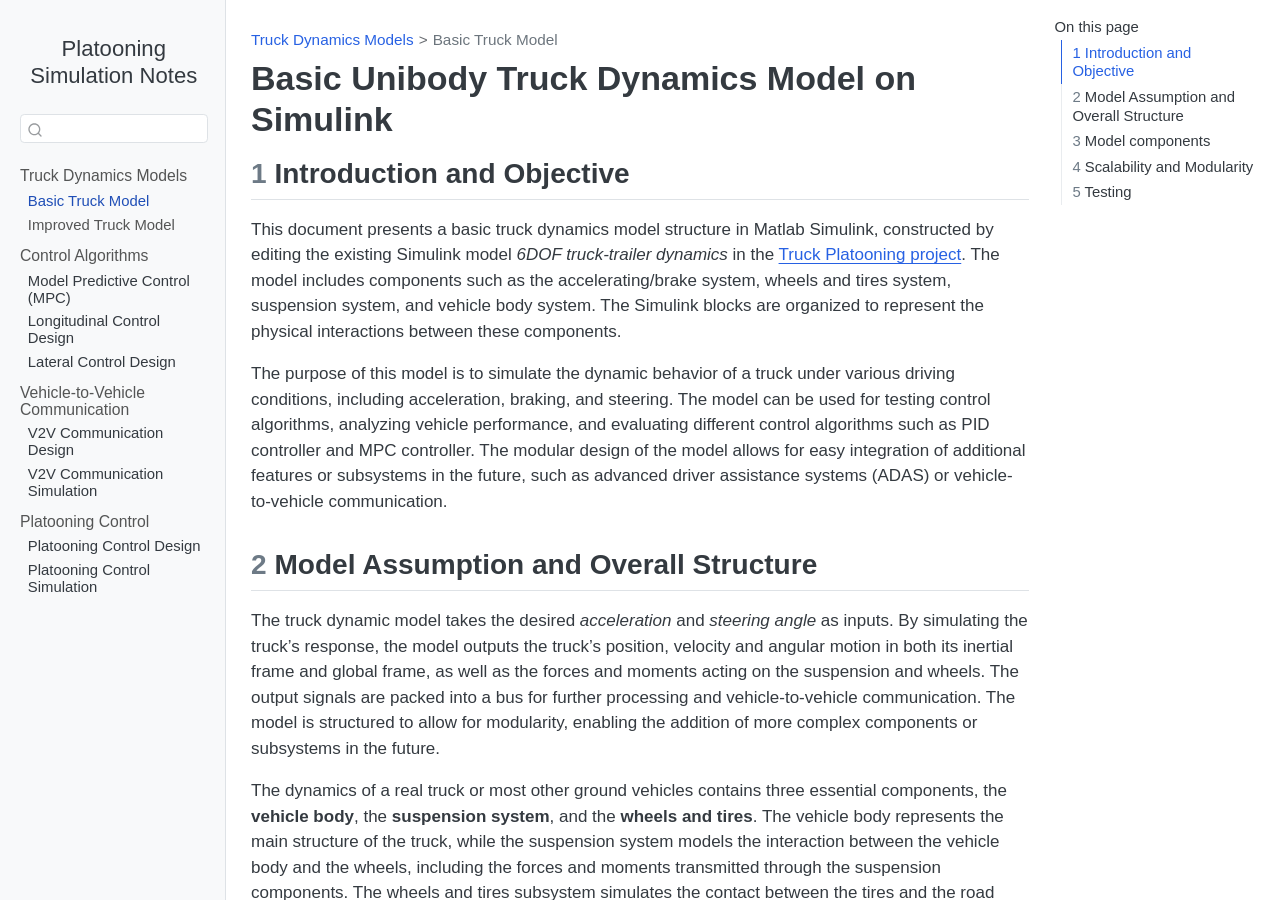
<file: docs/index.html>
<html xmlns="http://www.w3.org/1999/xhtml">    
  <head>      
    <title>Redirect to BasicTruckModel.html</title>      
    <meta http-equiv="refresh" content="0;URL='BasicTruckModel.html'" />    
  </head>    
  <body> 
  </body>  
</html>
</file>
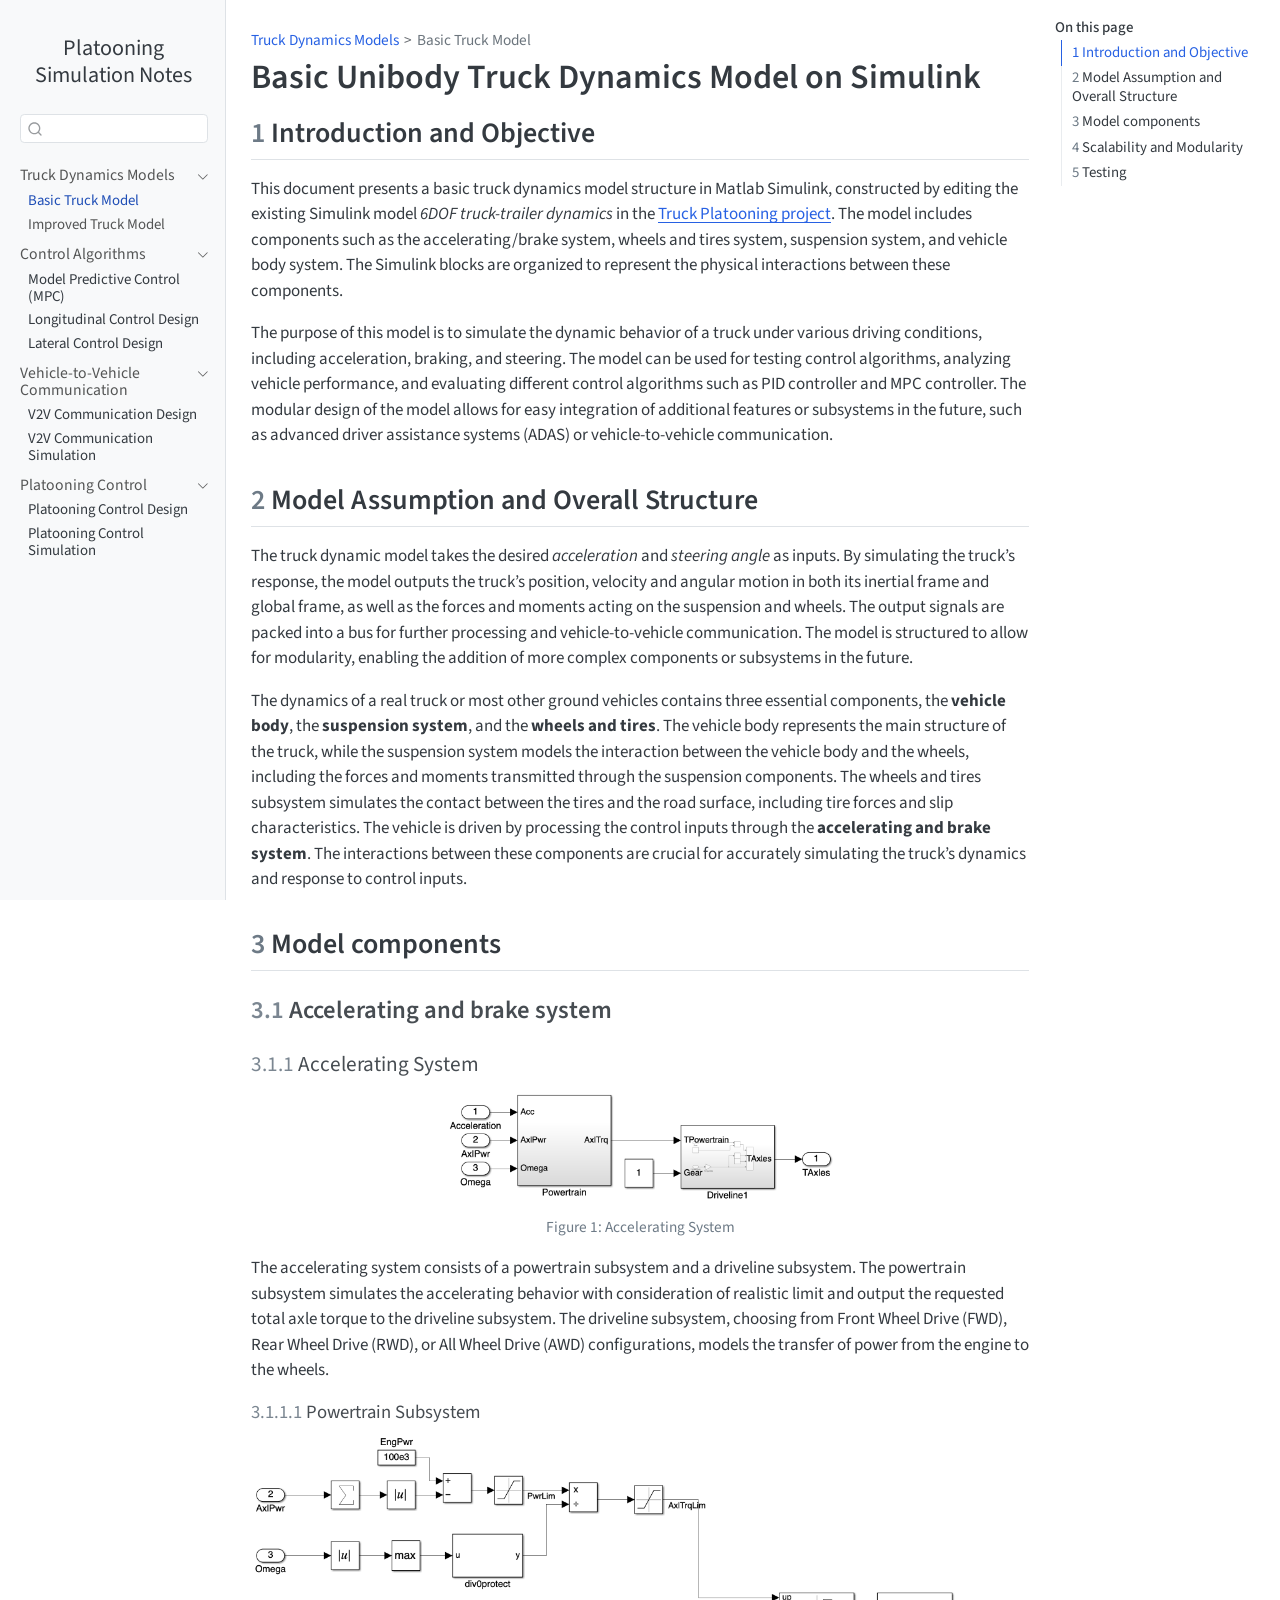
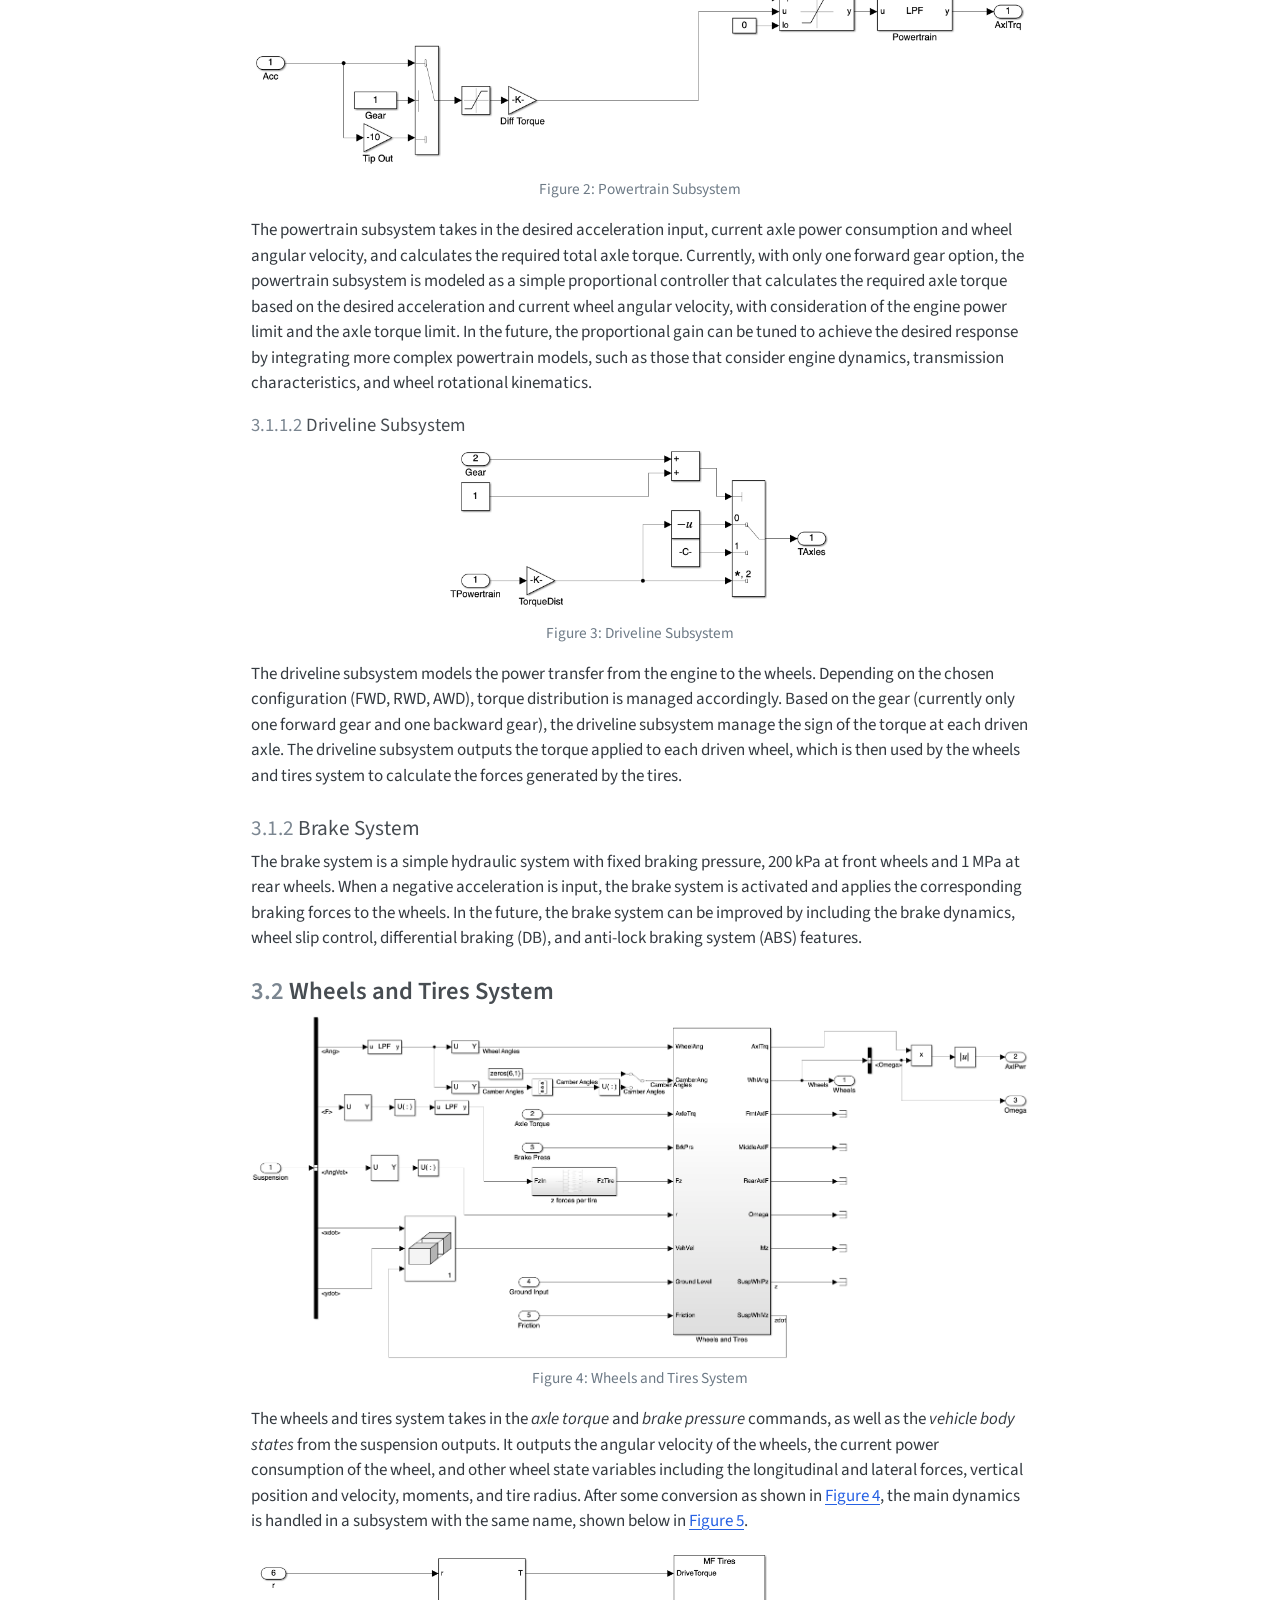
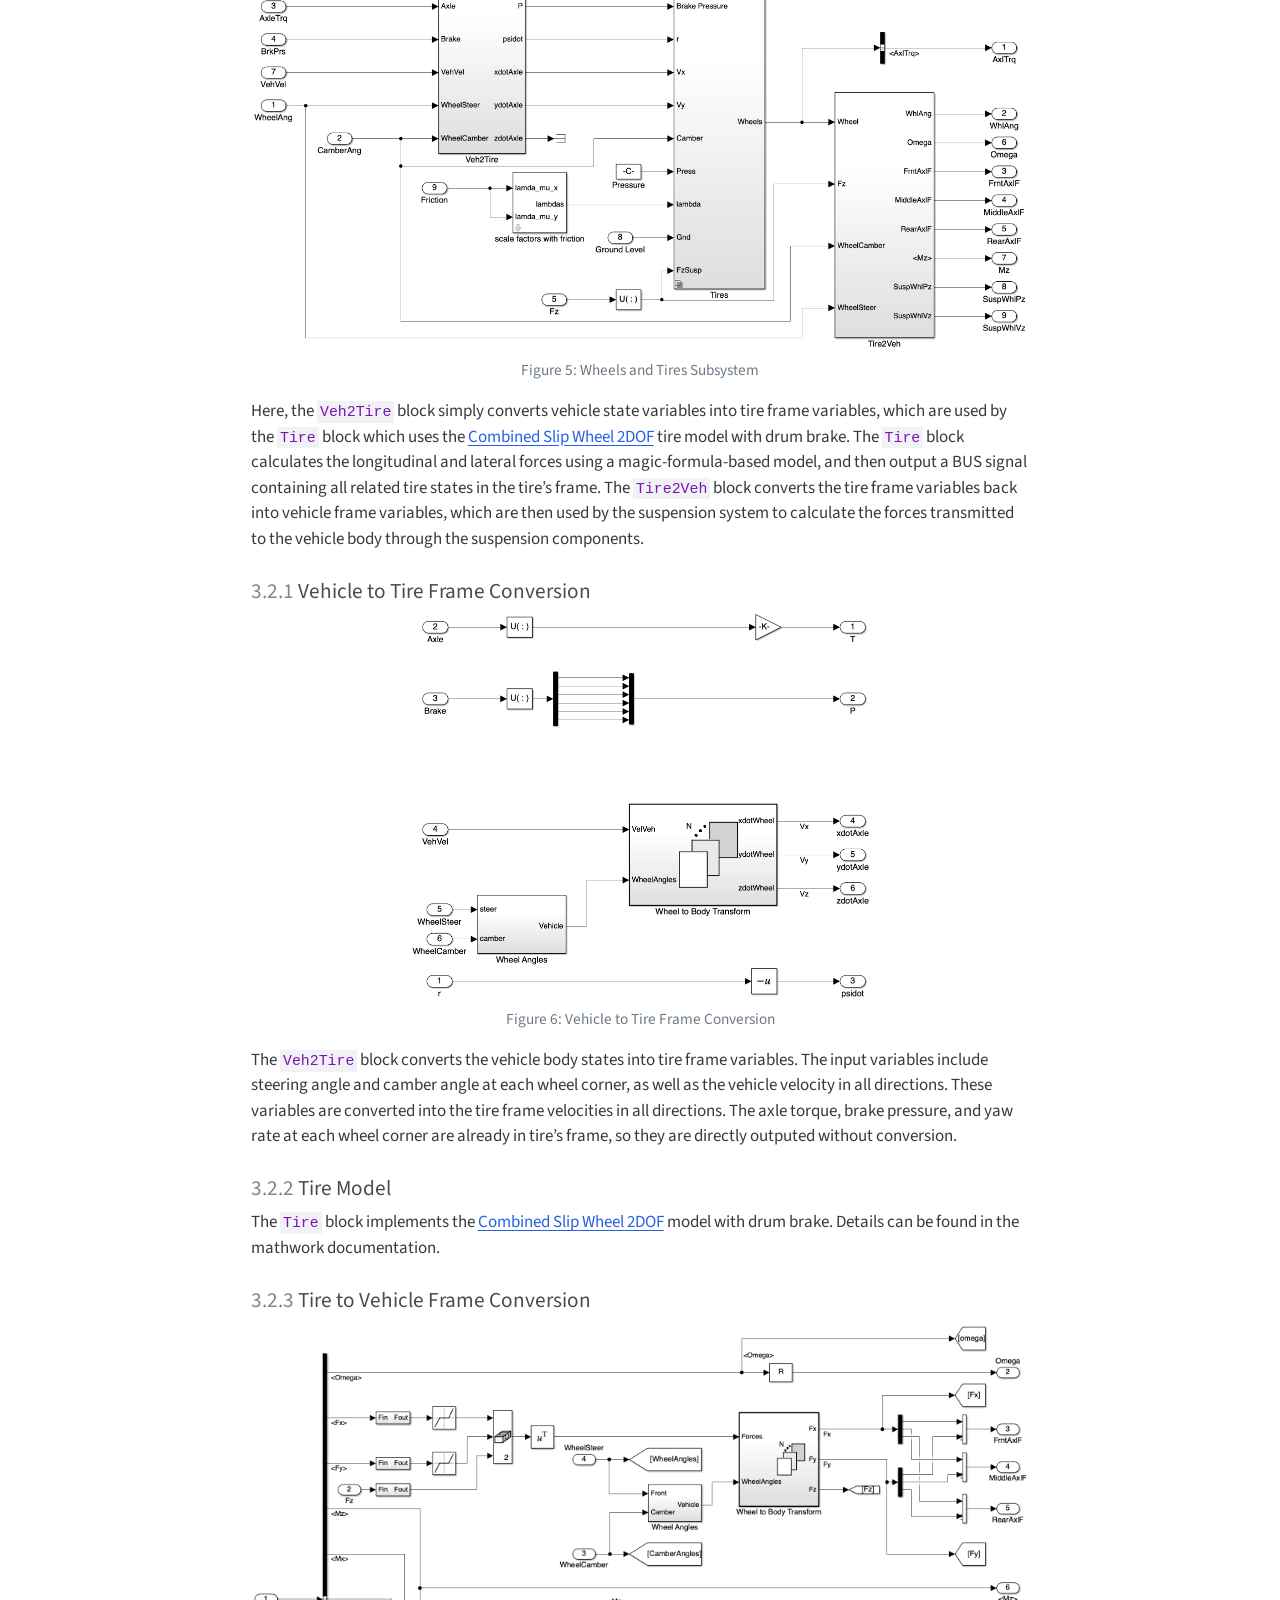
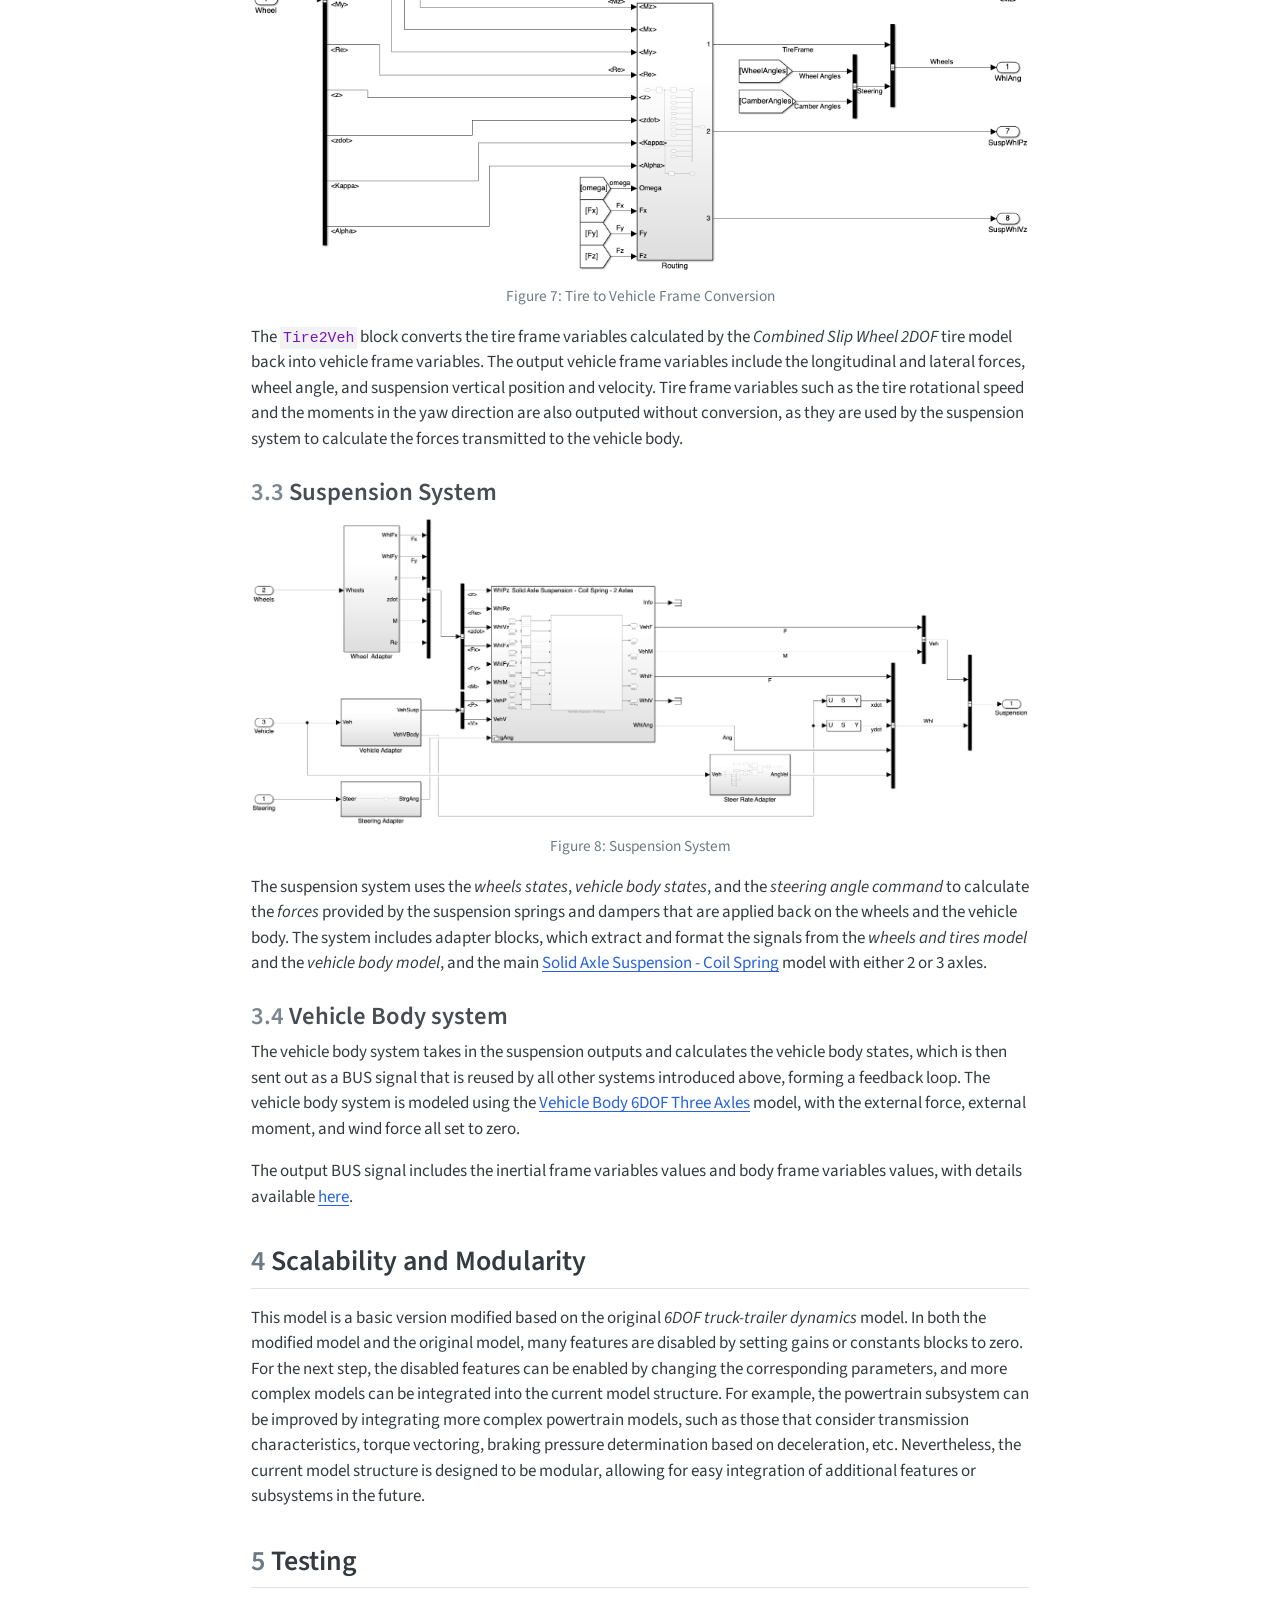
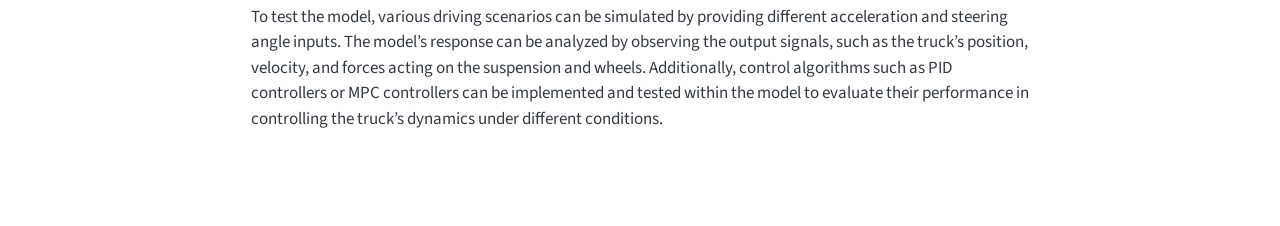
<file: docs/BasicTruckModel.html>
<!DOCTYPE html>
<html xmlns="http://www.w3.org/1999/xhtml" lang="en" xml:lang="en"><head>

<meta charset="utf-8">
<meta name="generator" content="quarto-1.8.27">

<meta name="viewport" content="width=device-width, initial-scale=1.0, user-scalable=yes">


<title>Basic Unibody Truck Dynamics Model on Simulink – Platooning Simulation Notes</title>
<style>
code{white-space: pre-wrap;}
span.smallcaps{font-variant: small-caps;}
div.columns{display: flex; gap: min(4vw, 1.5em);}
div.column{flex: auto; overflow-x: auto;}
div.hanging-indent{margin-left: 1.5em; text-indent: -1.5em;}
ul.task-list{list-style: none;}
ul.task-list li input[type="checkbox"] {
  width: 0.8em;
  margin: 0 0.8em 0.2em -1em; /* quarto-specific, see https://github.com/quarto-dev/quarto-cli/issues/4556 */ 
  vertical-align: middle;
}
</style>


<script src="site_libs/quarto-nav/quarto-nav.js"></script>
<script src="site_libs/quarto-nav/headroom.min.js"></script>
<script src="site_libs/clipboard/clipboard.min.js"></script>
<script src="site_libs/quarto-search/autocomplete.umd.js"></script>
<script src="site_libs/quarto-search/fuse.min.js"></script>
<script src="site_libs/quarto-search/quarto-search.js"></script>
<meta name="quarto:offset" content="./">
<script src="site_libs/quarto-html/quarto.js" type="module"></script>
<script src="site_libs/quarto-html/tabsets/tabsets.js" type="module"></script>
<script src="site_libs/quarto-html/axe/axe-check.js" type="module"></script>
<script src="site_libs/quarto-html/popper.min.js"></script>
<script src="site_libs/quarto-html/tippy.umd.min.js"></script>
<script src="site_libs/quarto-html/anchor.min.js"></script>
<link href="site_libs/quarto-html/tippy.css" rel="stylesheet">
<link href="site_libs/quarto-html/quarto-syntax-highlighting-ed96de9b727972fe78a7b5d16c58bf87.css" rel="stylesheet" id="quarto-text-highlighting-styles">
<script src="site_libs/bootstrap/bootstrap.min.js"></script>
<link href="site_libs/bootstrap/bootstrap-icons.css" rel="stylesheet">
<link href="site_libs/bootstrap/bootstrap-2f7dc148a64a769457da4a411e3bcf49.min.css" rel="stylesheet" append-hash="true" id="quarto-bootstrap" data-mode="light">
<script id="quarto-search-options" type="application/json">{
  "location": "sidebar",
  "copy-button": false,
  "collapse-after": 3,
  "panel-placement": "start",
  "type": "textbox",
  "limit": 50,
  "keyboard-shortcut": [
    "f",
    "/",
    "s"
  ],
  "show-item-context": false,
  "language": {
    "search-no-results-text": "No results",
    "search-matching-documents-text": "matching documents",
    "search-copy-link-title": "Copy link to search",
    "search-hide-matches-text": "Hide additional matches",
    "search-more-match-text": "more match in this document",
    "search-more-matches-text": "more matches in this document",
    "search-clear-button-title": "Clear",
    "search-text-placeholder": "",
    "search-detached-cancel-button-title": "Cancel",
    "search-submit-button-title": "Submit",
    "search-label": "Search"
  }
}</script>


</head>

<body class="nav-sidebar docked quarto-light">

<div id="quarto-search-results"></div>
  <header id="quarto-header" class="headroom fixed-top">
  <nav class="quarto-secondary-nav">
    <div class="container-fluid d-flex">
      <button type="button" class="quarto-btn-toggle btn" data-bs-toggle="collapse" role="button" data-bs-target=".quarto-sidebar-collapse-item" aria-controls="quarto-sidebar" aria-expanded="false" aria-label="Toggle sidebar navigation" onclick="if (window.quartoToggleHeadroom) { window.quartoToggleHeadroom(); }">
        <i class="bi bi-layout-text-sidebar-reverse"></i>
      </button>
        <nav class="quarto-page-breadcrumbs" aria-label="breadcrumb"><ol class="breadcrumb"><li class="breadcrumb-item"><a href="./BasicTruckModel.html">Truck Dynamics Models</a></li><li class="breadcrumb-item"><a href="./BasicTruckModel.html">Basic Truck Model</a></li></ol></nav>
        <a class="flex-grow-1" role="navigation" data-bs-toggle="collapse" data-bs-target=".quarto-sidebar-collapse-item" aria-controls="quarto-sidebar" aria-expanded="false" aria-label="Toggle sidebar navigation" onclick="if (window.quartoToggleHeadroom) { window.quartoToggleHeadroom(); }">      
        </a>
      <button type="button" class="btn quarto-search-button" aria-label="Search" onclick="window.quartoOpenSearch();">
        <i class="bi bi-search"></i>
      </button>
    </div>
  </nav>
</header>
<!-- content -->
<div id="quarto-content" class="quarto-container page-columns page-rows-contents page-layout-full">
<!-- sidebar -->
  <nav id="quarto-sidebar" class="sidebar collapse collapse-horizontal quarto-sidebar-collapse-item sidebar-navigation docked overflow-auto">
    <div class="pt-lg-2 mt-2 text-center sidebar-header">
    <div class="sidebar-title mb-0 py-0">
      <a href="./">Platooning Simulation Notes</a> 
    </div>
      </div>
        <div class="mt-2 flex-shrink-0 align-items-center">
        <div class="sidebar-search">
        <div id="quarto-search" class="" title="Search"></div>
        </div>
        </div>
    <div class="sidebar-menu-container"> 
    <ul class="list-unstyled mt-1">
        <li class="sidebar-item sidebar-item-section">
      <div class="sidebar-item-container"> 
            <a class="sidebar-item-text sidebar-link text-start" data-bs-toggle="collapse" data-bs-target="#quarto-sidebar-section-1" role="navigation" aria-expanded="true">
 <span class="menu-text">Truck Dynamics Models</span></a>
          <a class="sidebar-item-toggle text-start" data-bs-toggle="collapse" data-bs-target="#quarto-sidebar-section-1" role="navigation" aria-expanded="true" aria-label="Toggle section">
            <i class="bi bi-chevron-right ms-2"></i>
          </a> 
      </div>
      <ul id="quarto-sidebar-section-1" class="collapse list-unstyled sidebar-section depth1 show">  
          <li class="sidebar-item">
  <div class="sidebar-item-container"> 
  <a href="./BasicTruckModel.html" class="sidebar-item-text sidebar-link active">
 <span class="menu-text">Basic Truck Model</span></a>
  </div>
</li>
          <li class="sidebar-item">
  <div class="sidebar-item-container"> 
  <a href="./ImprovedTruckModel.html" class="sidebar-item-text sidebar-link">
 <span class="menu-text">Improved Truck Model</span></a>
  </div>
</li>
      </ul>
  </li>
        <li class="sidebar-item sidebar-item-section">
      <div class="sidebar-item-container"> 
            <a class="sidebar-item-text sidebar-link text-start" data-bs-toggle="collapse" data-bs-target="#quarto-sidebar-section-2" role="navigation" aria-expanded="true">
 <span class="menu-text">Control Algorithms</span></a>
          <a class="sidebar-item-toggle text-start" data-bs-toggle="collapse" data-bs-target="#quarto-sidebar-section-2" role="navigation" aria-expanded="true" aria-label="Toggle section">
            <i class="bi bi-chevron-right ms-2"></i>
          </a> 
      </div>
      <ul id="quarto-sidebar-section-2" class="collapse list-unstyled sidebar-section depth1 show">  
          <li class="sidebar-item">
 <span class="menu-text">Model Predictive Control (MPC)</span>
  </li>
          <li class="sidebar-item">
 <span class="menu-text">Longitudinal Control Design</span>
  </li>
          <li class="sidebar-item">
 <span class="menu-text">Lateral Control Design</span>
  </li>
      </ul>
  </li>
        <li class="sidebar-item sidebar-item-section">
      <div class="sidebar-item-container"> 
            <a class="sidebar-item-text sidebar-link text-start" data-bs-toggle="collapse" data-bs-target="#quarto-sidebar-section-3" role="navigation" aria-expanded="true">
 <span class="menu-text">Vehicle-to-Vehicle Communication</span></a>
          <a class="sidebar-item-toggle text-start" data-bs-toggle="collapse" data-bs-target="#quarto-sidebar-section-3" role="navigation" aria-expanded="true" aria-label="Toggle section">
            <i class="bi bi-chevron-right ms-2"></i>
          </a> 
      </div>
      <ul id="quarto-sidebar-section-3" class="collapse list-unstyled sidebar-section depth1 show">  
          <li class="sidebar-item">
 <span class="menu-text">V2V Communication Design</span>
  </li>
          <li class="sidebar-item">
 <span class="menu-text">V2V Communication Simulation</span>
  </li>
      </ul>
  </li>
        <li class="sidebar-item sidebar-item-section">
      <div class="sidebar-item-container"> 
            <a class="sidebar-item-text sidebar-link text-start" data-bs-toggle="collapse" data-bs-target="#quarto-sidebar-section-4" role="navigation" aria-expanded="true">
 <span class="menu-text">Platooning Control</span></a>
          <a class="sidebar-item-toggle text-start" data-bs-toggle="collapse" data-bs-target="#quarto-sidebar-section-4" role="navigation" aria-expanded="true" aria-label="Toggle section">
            <i class="bi bi-chevron-right ms-2"></i>
          </a> 
      </div>
      <ul id="quarto-sidebar-section-4" class="collapse list-unstyled sidebar-section depth1 show">  
          <li class="sidebar-item">
 <span class="menu-text">Platooning Control Design</span>
  </li>
          <li class="sidebar-item">
 <span class="menu-text">Platooning Control Simulation</span>
  </li>
      </ul>
  </li>
    </ul>
    </div>
</nav>
<div id="quarto-sidebar-glass" class="quarto-sidebar-collapse-item" data-bs-toggle="collapse" data-bs-target=".quarto-sidebar-collapse-item"></div>
<!-- margin-sidebar -->
    <div id="quarto-margin-sidebar" class="sidebar margin-sidebar">
        <nav id="TOC" role="doc-toc" class="toc-active">
    <h2 id="toc-title">On this page</h2>
   
  <ul>
  <li><a href="#introduction" id="toc-introduction" class="nav-link active" data-scroll-target="#introduction"><span class="header-section-number">1</span> Introduction and Objective</a></li>
  <li><a href="#overall-model-structure" id="toc-overall-model-structure" class="nav-link" data-scroll-target="#overall-model-structure"><span class="header-section-number">2</span> Model Assumption and Overall Structure</a></li>
  <li><a href="#model-components" id="toc-model-components" class="nav-link" data-scroll-target="#model-components"><span class="header-section-number">3</span> Model components</a>
  <ul class="collapse">
  <li><a href="#accelerating-and-brake-system" id="toc-accelerating-and-brake-system" class="nav-link" data-scroll-target="#accelerating-and-brake-system"><span class="header-section-number">3.1</span> Accelerating and brake system</a></li>
  <li><a href="#wheels-and-tires-system" id="toc-wheels-and-tires-system" class="nav-link" data-scroll-target="#wheels-and-tires-system"><span class="header-section-number">3.2</span> Wheels and Tires System</a></li>
  <li><a href="#suspension-system" id="toc-suspension-system" class="nav-link" data-scroll-target="#suspension-system"><span class="header-section-number">3.3</span> Suspension System</a></li>
  <li><a href="#vehicle-body-system" id="toc-vehicle-body-system" class="nav-link" data-scroll-target="#vehicle-body-system"><span class="header-section-number">3.4</span> Vehicle Body system</a></li>
  </ul></li>
  <li><a href="#scalability-and-modularity" id="toc-scalability-and-modularity" class="nav-link" data-scroll-target="#scalability-and-modularity"><span class="header-section-number">4</span> Scalability and Modularity</a></li>
  <li><a href="#testing" id="toc-testing" class="nav-link" data-scroll-target="#testing"><span class="header-section-number">5</span> Testing</a></li>
  </ul>
</nav>
    </div>
<!-- main -->
<main class="content column-body" id="quarto-document-content">

<header id="title-block-header" class="quarto-title-block default"><nav class="quarto-page-breadcrumbs quarto-title-breadcrumbs d-none d-lg-block" aria-label="breadcrumb"><ol class="breadcrumb"><li class="breadcrumb-item"><a href="./BasicTruckModel.html">Truck Dynamics Models</a></li><li class="breadcrumb-item"><a href="./BasicTruckModel.html">Basic Truck Model</a></li></ol></nav>
<div class="quarto-title">
<h1 class="title">Basic Unibody Truck Dynamics Model on Simulink</h1>
</div>



<div class="quarto-title-meta column-body">

    
  
    
  </div>
  


</header>


<section id="introduction" class="level2" data-number="1">
<h2 data-number="1" class="anchored" data-anchor-id="introduction"><span class="header-section-number">1</span> Introduction and Objective</h2>
<p>This document presents a basic truck dynamics model structure in Matlab Simulink, constructed by editing the existing Simulink model <em>6DOF truck-trailer dynamics</em> in the <a href="https://www.mathworks.com/help/driving/ug/truck-platooning-using-vehicle-to-vehicle-communication.html">Truck Platooning project</a>. The model includes components such as the accelerating/brake system, wheels and tires system, suspension system, and vehicle body system. The Simulink blocks are organized to represent the physical interactions between these components.</p>
<p>The purpose of this model is to simulate the dynamic behavior of a truck under various driving conditions, including acceleration, braking, and steering. The model can be used for testing control algorithms, analyzing vehicle performance, and evaluating different control algorithms such as PID controller and MPC controller. The modular design of the model allows for easy integration of additional features or subsystems in the future, such as advanced driver assistance systems (ADAS) or vehicle-to-vehicle communication.</p>
</section>
<section id="overall-model-structure" class="level2" data-number="2">
<h2 data-number="2" class="anchored" data-anchor-id="overall-model-structure"><span class="header-section-number">2</span> Model Assumption and Overall Structure</h2>
<p>The truck dynamic model takes the desired <em>acceleration</em> and <em>steering angle</em> as inputs. By simulating the truck’s response, the model outputs the truck’s position, velocity and angular motion in both its inertial frame and global frame, as well as the forces and moments acting on the suspension and wheels. The output signals are packed into a bus for further processing and vehicle-to-vehicle communication. The model is structured to allow for modularity, enabling the addition of more complex components or subsystems in the future.</p>
<p>The dynamics of a real truck or most other ground vehicles contains three essential components, the <strong>vehicle body</strong>, the <strong>suspension system</strong>, and the <strong>wheels and tires</strong>. The vehicle body represents the main structure of the truck, while the suspension system models the interaction between the vehicle body and the wheels, including the forces and moments transmitted through the suspension components. The wheels and tires subsystem simulates the contact between the tires and the road surface, including tire forces and slip characteristics. The vehicle is driven by processing the control inputs through the <strong>accelerating and brake system</strong>. The interactions between these components are crucial for accurately simulating the truck’s dynamics and response to control inputs.</p>
</section>
<section id="model-components" class="level2" data-number="3">
<h2 data-number="3" class="anchored" data-anchor-id="model-components"><span class="header-section-number">3</span> Model components</h2>
<section id="accelerating-and-brake-system" class="level3" data-number="3.1">
<h3 data-number="3.1" class="anchored" data-anchor-id="accelerating-and-brake-system"><span class="header-section-number">3.1</span> Accelerating and brake system</h3>
<section id="accelerating-system" class="level4" data-number="3.1.1">
<h4 data-number="3.1.1" class="anchored" data-anchor-id="accelerating-system"><span class="header-section-number">3.1.1</span> Accelerating System</h4>
<div id="fig-accelerating-system" class="quarto-float quarto-figure quarto-figure-center anchored">
<figure class="quarto-float quarto-float-fig figure">
<div aria-describedby="fig-accelerating-system-caption-0ceaefa1-69ba-4598-a22c-09a6ac19f8ca">
<img src="images/accelerating.png" class="img-fluid figure-img" style="width:50.0%">
</div>
<figcaption class="quarto-float-caption-bottom quarto-float-caption quarto-float-fig" id="fig-accelerating-system-caption-0ceaefa1-69ba-4598-a22c-09a6ac19f8ca">
Figure&nbsp;1: Accelerating System
</figcaption>
</figure>
</div>
<p>The accelerating system consists of a powertrain subsystem and a driveline subsystem. The powertrain subsystem simulates the accelerating behavior with consideration of realistic limit and output the requested total axle torque to the driveline subsystem. The driveline subsystem, choosing from Front Wheel Drive (FWD), Rear Wheel Drive (RWD), or All Wheel Drive (AWD) configurations, models the transfer of power from the engine to the wheels.</p>
<section id="powertrain-subsystem" class="level5" data-number="3.1.1.1">
<h5 data-number="3.1.1.1" class="anchored" data-anchor-id="powertrain-subsystem"><span class="header-section-number">3.1.1.1</span> Powertrain Subsystem</h5>
<div id="fig-powertrain-subsystem" class="quarto-float quarto-figure quarto-figure-center anchored">
<figure class="quarto-float quarto-float-fig figure">
<div aria-describedby="fig-powertrain-subsystem-caption-0ceaefa1-69ba-4598-a22c-09a6ac19f8ca">
<img src="images/powertrain.png" class="img-fluid figure-img" style="width:100.0%">
</div>
<figcaption class="quarto-float-caption-bottom quarto-float-caption quarto-float-fig" id="fig-powertrain-subsystem-caption-0ceaefa1-69ba-4598-a22c-09a6ac19f8ca">
Figure&nbsp;2: Powertrain Subsystem
</figcaption>
</figure>
</div>
<p>The powertrain subsystem takes in the desired acceleration input, current axle power consumption and wheel angular velocity, and calculates the required total axle torque. Currently, with only one forward gear option, the powertrain subsystem is modeled as a simple proportional controller that calculates the required axle torque based on the desired acceleration and current wheel angular velocity, with consideration of the engine power limit and the axle torque limit. In the future, the proportional gain can be tuned to achieve the desired response by integrating more complex powertrain models, such as those that consider engine dynamics, transmission characteristics, and wheel rotational kinematics.</p>
</section>
<section id="driveline-subsystem" class="level5" data-number="3.1.1.2">
<h5 data-number="3.1.1.2" class="anchored" data-anchor-id="driveline-subsystem"><span class="header-section-number">3.1.1.2</span> Driveline Subsystem</h5>
<div id="fig-driveline-subsystem" class="quarto-float quarto-figure quarto-figure-center anchored">
<figure class="quarto-float quarto-float-fig figure">
<div aria-describedby="fig-driveline-subsystem-caption-0ceaefa1-69ba-4598-a22c-09a6ac19f8ca">
<img src="images/driveline.png" class="img-fluid figure-img" style="width:50.0%">
</div>
<figcaption class="quarto-float-caption-bottom quarto-float-caption quarto-float-fig" id="fig-driveline-subsystem-caption-0ceaefa1-69ba-4598-a22c-09a6ac19f8ca">
Figure&nbsp;3: Driveline Subsystem
</figcaption>
</figure>
</div>
<p>The driveline subsystem models the power transfer from the engine to the wheels. Depending on the chosen configuration (FWD, RWD, AWD), torque distribution is managed accordingly. Based on the gear (currently only one forward gear and one backward gear), the driveline subsystem manage the sign of the torque at each driven axle. The driveline subsystem outputs the torque applied to each driven wheel, which is then used by the wheels and tires system to calculate the forces generated by the tires.</p>
</section>
</section>
<section id="brake-system" class="level4" data-number="3.1.2">
<h4 data-number="3.1.2" class="anchored" data-anchor-id="brake-system"><span class="header-section-number">3.1.2</span> Brake System</h4>
<p>The brake system is a simple hydraulic system with fixed braking pressure, 200 kPa at front wheels and 1 MPa at rear wheels. When a negative acceleration is input, the brake system is activated and applies the corresponding braking forces to the wheels. In the future, the brake system can be improved by including the brake dynamics, wheel slip control, differential braking (DB), and anti-lock braking system (ABS) features.</p>
</section>
</section>
<section id="wheels-and-tires-system" class="level3" data-number="3.2">
<h3 data-number="3.2" class="anchored" data-anchor-id="wheels-and-tires-system"><span class="header-section-number">3.2</span> Wheels and Tires System</h3>
<div id="fig-wheels-and-tires-system" class="quarto-float quarto-figure quarto-figure-center anchored">
<figure class="quarto-float quarto-float-fig figure">
<div aria-describedby="fig-wheels-and-tires-system-caption-0ceaefa1-69ba-4598-a22c-09a6ac19f8ca">
<img src="images/wheels_and_tires.png" class="img-fluid figure-img" style="width:100.0%">
</div>
<figcaption class="quarto-float-caption-bottom quarto-float-caption quarto-float-fig" id="fig-wheels-and-tires-system-caption-0ceaefa1-69ba-4598-a22c-09a6ac19f8ca">
Figure&nbsp;4: Wheels and Tires System
</figcaption>
</figure>
</div>
<p>The wheels and tires system takes in the <em>axle torque</em> and <em>brake pressure</em> commands, as well as the <em>vehicle body states</em> from the suspension outputs. It outputs the angular velocity of the wheels, the current power consumption of the wheel, and other wheel state variables including the longitudinal and lateral forces, vertical position and velocity, moments, and tire radius. After some conversion as shown in <a href="#fig-wheels-and-tires-system" class="quarto-xref">Figure&nbsp;4</a>, the main dynamics is handled in a subsystem with the same name, shown below in <a href="#fig-wheels-and-tires-subsystem" class="quarto-xref">Figure&nbsp;5</a>.</p>
<div id="fig-wheels-and-tires-subsystem" class="quarto-float quarto-figure quarto-figure-center anchored">
<figure class="quarto-float quarto-float-fig figure">
<div aria-describedby="fig-wheels-and-tires-subsystem-caption-0ceaefa1-69ba-4598-a22c-09a6ac19f8ca">
<img src="images/wheels_and_tires_sub.png" class="img-fluid figure-img" style="width:100.0%">
</div>
<figcaption class="quarto-float-caption-bottom quarto-float-caption quarto-float-fig" id="fig-wheels-and-tires-subsystem-caption-0ceaefa1-69ba-4598-a22c-09a6ac19f8ca">
Figure&nbsp;5: Wheels and Tires Subsystem
</figcaption>
</figure>
</div>
<p>Here, the <code>Veh2Tire</code> block simply converts vehicle state variables into tire frame variables, which are used by the <code>Tire</code> block which uses the <a href="https://www.mathworks.com/help/releases/R2025b/vdynblks/ref/combinedslipwheel2dof.html">Combined Slip Wheel 2DOF</a> tire model with drum brake. The <code>Tire</code> block calculates the longitudinal and lateral forces using a magic-formula-based model, and then output a BUS signal containing all related tire states in the tire’s frame. The <code>Tire2Veh</code> block converts the tire frame variables back into vehicle frame variables, which are then used by the suspension system to calculate the forces transmitted to the vehicle body through the suspension components.</p>
<section id="vehicle-to-tire-frame-conversion" class="level4" data-number="3.2.1">
<h4 data-number="3.2.1" class="anchored" data-anchor-id="vehicle-to-tire-frame-conversion"><span class="header-section-number">3.2.1</span> Vehicle to Tire Frame Conversion</h4>
<div id="fig-veh2tire-conversion" class="quarto-float quarto-figure quarto-figure-center anchored">
<figure class="quarto-float quarto-float-fig figure">
<div aria-describedby="fig-veh2tire-conversion-caption-0ceaefa1-69ba-4598-a22c-09a6ac19f8ca">
<img src="images/veh2tire_conversion.png" class="img-fluid figure-img" style="width:60.0%">
</div>
<figcaption class="quarto-float-caption-bottom quarto-float-caption quarto-float-fig" id="fig-veh2tire-conversion-caption-0ceaefa1-69ba-4598-a22c-09a6ac19f8ca">
Figure&nbsp;6: Vehicle to Tire Frame Conversion
</figcaption>
</figure>
</div>
<p>The <code>Veh2Tire</code> block converts the vehicle body states into tire frame variables. The input variables include steering angle and camber angle at each wheel corner, as well as the vehicle velocity in all directions. These variables are converted into the tire frame velocities in all directions. The axle torque, brake pressure, and yaw rate at each wheel corner are already in tire’s frame, so they are directly outputed without conversion.</p>
</section>
<section id="tire-model" class="level4" data-number="3.2.2">
<h4 data-number="3.2.2" class="anchored" data-anchor-id="tire-model"><span class="header-section-number">3.2.2</span> Tire Model</h4>
<p>The <code>Tire</code> block implements the <a href="https://www.mathworks.com/help/releases/R2025b/vdynblks/ref/combinedslipwheel2dof.html">Combined Slip Wheel 2DOF</a> model with drum brake. Details can be found in the mathwork documentation.</p>
</section>
<section id="tire-to-vehicle-frame-conversion" class="level4" data-number="3.2.3">
<h4 data-number="3.2.3" class="anchored" data-anchor-id="tire-to-vehicle-frame-conversion"><span class="header-section-number">3.2.3</span> Tire to Vehicle Frame Conversion</h4>
<div id="fig-tire2veh-conversion" class="quarto-float quarto-figure quarto-figure-center anchored">
<figure class="quarto-float quarto-float-fig figure">
<div aria-describedby="fig-tire2veh-conversion-caption-0ceaefa1-69ba-4598-a22c-09a6ac19f8ca">
<img src="images/tire2veh_conversion.png" class="img-fluid figure-img" style="width:100.0%">
</div>
<figcaption class="quarto-float-caption-bottom quarto-float-caption quarto-float-fig" id="fig-tire2veh-conversion-caption-0ceaefa1-69ba-4598-a22c-09a6ac19f8ca">
Figure&nbsp;7: Tire to Vehicle Frame Conversion
</figcaption>
</figure>
</div>
<p>The <code>Tire2Veh</code> block converts the tire frame variables calculated by the <em>Combined Slip Wheel 2DOF</em> tire model back into vehicle frame variables. The output vehicle frame variables include the longitudinal and lateral forces, wheel angle, and suspension vertical position and velocity. Tire frame variables such as the tire rotational speed and the moments in the yaw direction are also outputed without conversion, as they are used by the suspension system to calculate the forces transmitted to the vehicle body.</p>
</section>
</section>
<section id="suspension-system" class="level3" data-number="3.3">
<h3 data-number="3.3" class="anchored" data-anchor-id="suspension-system"><span class="header-section-number">3.3</span> Suspension System</h3>
<div id="fig-suspension-system" class="quarto-float quarto-figure quarto-figure-center anchored">
<figure class="quarto-float quarto-float-fig figure">
<div aria-describedby="fig-suspension-system-caption-0ceaefa1-69ba-4598-a22c-09a6ac19f8ca">
<img src="images/suspension.png" class="img-fluid figure-img" style="width:100.0%">
</div>
<figcaption class="quarto-float-caption-bottom quarto-float-caption quarto-float-fig" id="fig-suspension-system-caption-0ceaefa1-69ba-4598-a22c-09a6ac19f8ca">
Figure&nbsp;8: Suspension System
</figcaption>
</figure>
</div>
<p>The suspension system uses the <em>wheels states</em>, <em>vehicle body states</em>, and the <em>steering angle command</em> to calculate the <em>forces</em> provided by the suspension springs and dampers that are applied back on the wheels and the vehicle body. The system includes adapter blocks, which extract and format the signals from the <em>wheels and tires model</em> and the <em>vehicle body model</em>, and the main <a href="https://www.mathworks.com/help/releases/R2025b/vdynblks/ref/solidaxlesuspensioncoilspring.html">Solid Axle Suspension - Coil Spring</a> model with either 2 or 3 axles.</p>
</section>
<section id="vehicle-body-system" class="level3" data-number="3.4">
<h3 data-number="3.4" class="anchored" data-anchor-id="vehicle-body-system"><span class="header-section-number">3.4</span> Vehicle Body system</h3>
<p>The vehicle body system takes in the suspension outputs and calculates the vehicle body states, which is then sent out as a BUS signal that is reused by all other systems introduced above, forming a feedback loop. The vehicle body system is modeled using the <a href="https://www.mathworks.com/help/releases/R2025b/vdynblks/ref/vehiclebody6dofthreeaxles.html">Vehicle Body 6DOF Three Axles</a> model, with the external force, external moment, and wind force all set to zero.</p>
<p>The output BUS signal includes the inertial frame variables values and body frame variables values, with details available <a href="https://www.mathworks.com/help/releases/R2025b/vdynblks/ref/vehiclebody6dofthreeaxles.html#expand_accordion_body_mw_87924266-98e1-499a-a2c3-0ef2321d5d6f_sep_mw_87477e1d-eb6c-4fec-b1e0-a1c3d080db07">here</a>.</p>
</section>
</section>
<section id="scalability-and-modularity" class="level2" data-number="4">
<h2 data-number="4" class="anchored" data-anchor-id="scalability-and-modularity"><span class="header-section-number">4</span> Scalability and Modularity</h2>
<p>This model is a basic version modified based on the original <em>6DOF truck-trailer dynamics</em> model. In both the modified model and the original model, many features are disabled by setting gains or constants blocks to zero. For the next step, the disabled features can be enabled by changing the corresponding parameters, and more complex models can be integrated into the current model structure. For example, the powertrain subsystem can be improved by integrating more complex powertrain models, such as those that consider transmission characteristics, torque vectoring, braking pressure determination based on deceleration, etc. Nevertheless, the current model structure is designed to be modular, allowing for easy integration of additional features or subsystems in the future.</p>
</section>
<section id="testing" class="level2" data-number="5">
<h2 data-number="5" class="anchored" data-anchor-id="testing"><span class="header-section-number">5</span> Testing</h2>
<p>To test the model, various driving scenarios can be simulated by providing different acceleration and steering angle inputs. The model’s response can be analyzed by observing the output signals, such as the truck’s position, velocity, and forces acting on the suspension and wheels. Additionally, control algorithms such as PID controllers or MPC controllers can be implemented and tested within the model to evaluate their performance in controlling the truck’s dynamics under different conditions.</p>


</section>

</main> <!-- /main -->
<script id="quarto-html-after-body" type="application/javascript">
  window.document.addEventListener("DOMContentLoaded", function (event) {
    const icon = "";
    const anchorJS = new window.AnchorJS();
    anchorJS.options = {
      placement: 'right',
      icon: icon
    };
    anchorJS.add('.anchored');
    const isCodeAnnotation = (el) => {
      for (const clz of el.classList) {
        if (clz.startsWith('code-annotation-')) {                     
          return true;
        }
      }
      return false;
    }
    const onCopySuccess = function(e) {
      // button target
      const button = e.trigger;
      // don't keep focus
      button.blur();
      // flash "checked"
      button.classList.add('code-copy-button-checked');
      var currentTitle = button.getAttribute("title");
      button.setAttribute("title", "Copied!");
      let tooltip;
      if (window.bootstrap) {
        button.setAttribute("data-bs-toggle", "tooltip");
        button.setAttribute("data-bs-placement", "left");
        button.setAttribute("data-bs-title", "Copied!");
        tooltip = new bootstrap.Tooltip(button, 
          { trigger: "manual", 
            customClass: "code-copy-button-tooltip",
            offset: [0, -8]});
        tooltip.show();    
      }
      setTimeout(function() {
        if (tooltip) {
          tooltip.hide();
          button.removeAttribute("data-bs-title");
          button.removeAttribute("data-bs-toggle");
          button.removeAttribute("data-bs-placement");
        }
        button.setAttribute("title", currentTitle);
        button.classList.remove('code-copy-button-checked');
      }, 1000);
      // clear code selection
      e.clearSelection();
    }
    const getTextToCopy = function(trigger) {
      const outerScaffold = trigger.parentElement.cloneNode(true);
      const codeEl = outerScaffold.querySelector('code');
      for (const childEl of codeEl.children) {
        if (isCodeAnnotation(childEl)) {
          childEl.remove();
        }
      }
      return codeEl.innerText;
    }
    const clipboard = new window.ClipboardJS('.code-copy-button:not([data-in-quarto-modal])', {
      text: getTextToCopy
    });
    clipboard.on('success', onCopySuccess);
    if (window.document.getElementById('quarto-embedded-source-code-modal')) {
      const clipboardModal = new window.ClipboardJS('.code-copy-button[data-in-quarto-modal]', {
        text: getTextToCopy,
        container: window.document.getElementById('quarto-embedded-source-code-modal')
      });
      clipboardModal.on('success', onCopySuccess);
    }
      var localhostRegex = new RegExp(/^(?:http|https):\/\/localhost\:?[0-9]*\//);
      var mailtoRegex = new RegExp(/^mailto:/);
        var filterRegex = new RegExp('/' + window.location.host + '/');
      var isInternal = (href) => {
          return filterRegex.test(href) || localhostRegex.test(href) || mailtoRegex.test(href);
      }
      // Inspect non-navigation links and adorn them if external
     var links = window.document.querySelectorAll('a[href]:not(.nav-link):not(.navbar-brand):not(.toc-action):not(.sidebar-link):not(.sidebar-item-toggle):not(.pagination-link):not(.no-external):not([aria-hidden]):not(.dropdown-item):not(.quarto-navigation-tool):not(.about-link)');
      for (var i=0; i<links.length; i++) {
        const link = links[i];
        if (!isInternal(link.href)) {
          // undo the damage that might have been done by quarto-nav.js in the case of
          // links that we want to consider external
          if (link.dataset.originalHref !== undefined) {
            link.href = link.dataset.originalHref;
          }
        }
      }
    function tippyHover(el, contentFn, onTriggerFn, onUntriggerFn) {
      const config = {
        allowHTML: true,
        maxWidth: 500,
        delay: 100,
        arrow: false,
        appendTo: function(el) {
            return el.parentElement;
        },
        interactive: true,
        interactiveBorder: 10,
        theme: 'quarto',
        placement: 'bottom-start',
      };
      if (contentFn) {
        config.content = contentFn;
      }
      if (onTriggerFn) {
        config.onTrigger = onTriggerFn;
      }
      if (onUntriggerFn) {
        config.onUntrigger = onUntriggerFn;
      }
      window.tippy(el, config); 
    }
    const noterefs = window.document.querySelectorAll('a[role="doc-noteref"]');
    for (var i=0; i<noterefs.length; i++) {
      const ref = noterefs[i];
      tippyHover(ref, function() {
        // use id or data attribute instead here
        let href = ref.getAttribute('data-footnote-href') || ref.getAttribute('href');
        try { href = new URL(href).hash; } catch {}
        const id = href.replace(/^#\/?/, "");
        const note = window.document.getElementById(id);
        if (note) {
          return note.innerHTML;
        } else {
          return "";
        }
      });
    }
    const xrefs = window.document.querySelectorAll('a.quarto-xref');
    const processXRef = (id, note) => {
      // Strip column container classes
      const stripColumnClz = (el) => {
        el.classList.remove("page-full", "page-columns");
        if (el.children) {
          for (const child of el.children) {
            stripColumnClz(child);
          }
        }
      }
      stripColumnClz(note)
      if (id === null || id.startsWith('sec-')) {
        // Special case sections, only their first couple elements
        const container = document.createElement("div");
        if (note.children && note.children.length > 2) {
          container.appendChild(note.children[0].cloneNode(true));
          for (let i = 1; i < note.children.length; i++) {
            const child = note.children[i];
            if (child.tagName === "P" && child.innerText === "") {
              continue;
            } else {
              container.appendChild(child.cloneNode(true));
              break;
            }
          }
          if (window.Quarto?.typesetMath) {
            window.Quarto.typesetMath(container);
          }
          return container.innerHTML
        } else {
          if (window.Quarto?.typesetMath) {
            window.Quarto.typesetMath(note);
          }
          return note.innerHTML;
        }
      } else {
        // Remove any anchor links if they are present
        const anchorLink = note.querySelector('a.anchorjs-link');
        if (anchorLink) {
          anchorLink.remove();
        }
        if (window.Quarto?.typesetMath) {
          window.Quarto.typesetMath(note);
        }
        if (note.classList.contains("callout")) {
          return note.outerHTML;
        } else {
          return note.innerHTML;
        }
      }
    }
    for (var i=0; i<xrefs.length; i++) {
      const xref = xrefs[i];
      tippyHover(xref, undefined, function(instance) {
        instance.disable();
        let url = xref.getAttribute('href');
        let hash = undefined; 
        if (url.startsWith('#')) {
          hash = url;
        } else {
          try { hash = new URL(url).hash; } catch {}
        }
        if (hash) {
          const id = hash.replace(/^#\/?/, "");
          const note = window.document.getElementById(id);
          if (note !== null) {
            try {
              const html = processXRef(id, note.cloneNode(true));
              instance.setContent(html);
            } finally {
              instance.enable();
              instance.show();
            }
          } else {
            // See if we can fetch this
            fetch(url.split('#')[0])
            .then(res => res.text())
            .then(html => {
              const parser = new DOMParser();
              const htmlDoc = parser.parseFromString(html, "text/html");
              const note = htmlDoc.getElementById(id);
              if (note !== null) {
                const html = processXRef(id, note);
                instance.setContent(html);
              } 
            }).finally(() => {
              instance.enable();
              instance.show();
            });
          }
        } else {
          // See if we can fetch a full url (with no hash to target)
          // This is a special case and we should probably do some content thinning / targeting
          fetch(url)
          .then(res => res.text())
          .then(html => {
            const parser = new DOMParser();
            const htmlDoc = parser.parseFromString(html, "text/html");
            const note = htmlDoc.querySelector('main.content');
            if (note !== null) {
              // This should only happen for chapter cross references
              // (since there is no id in the URL)
              // remove the first header
              if (note.children.length > 0 && note.children[0].tagName === "HEADER") {
                note.children[0].remove();
              }
              const html = processXRef(null, note);
              instance.setContent(html);
            } 
          }).finally(() => {
            instance.enable();
            instance.show();
          });
        }
      }, function(instance) {
      });
    }
        let selectedAnnoteEl;
        const selectorForAnnotation = ( cell, annotation) => {
          let cellAttr = 'data-code-cell="' + cell + '"';
          let lineAttr = 'data-code-annotation="' +  annotation + '"';
          const selector = 'span[' + cellAttr + '][' + lineAttr + ']';
          return selector;
        }
        const selectCodeLines = (annoteEl) => {
          const doc = window.document;
          const targetCell = annoteEl.getAttribute("data-target-cell");
          const targetAnnotation = annoteEl.getAttribute("data-target-annotation");
          const annoteSpan = window.document.querySelector(selectorForAnnotation(targetCell, targetAnnotation));
          const lines = annoteSpan.getAttribute("data-code-lines").split(",");
          const lineIds = lines.map((line) => {
            return targetCell + "-" + line;
          })
          let top = null;
          let height = null;
          let parent = null;
          if (lineIds.length > 0) {
              //compute the position of the single el (top and bottom and make a div)
              const el = window.document.getElementById(lineIds[0]);
              top = el.offsetTop;
              height = el.offsetHeight;
              parent = el.parentElement.parentElement;
            if (lineIds.length > 1) {
              const lastEl = window.document.getElementById(lineIds[lineIds.length - 1]);
              const bottom = lastEl.offsetTop + lastEl.offsetHeight;
              height = bottom - top;
            }
            if (top !== null && height !== null && parent !== null) {
              // cook up a div (if necessary) and position it 
              let div = window.document.getElementById("code-annotation-line-highlight");
              if (div === null) {
                div = window.document.createElement("div");
                div.setAttribute("id", "code-annotation-line-highlight");
                div.style.position = 'absolute';
                parent.appendChild(div);
              }
              div.style.top = top - 2 + "px";
              div.style.height = height + 4 + "px";
              div.style.left = 0;
              let gutterDiv = window.document.getElementById("code-annotation-line-highlight-gutter");
              if (gutterDiv === null) {
                gutterDiv = window.document.createElement("div");
                gutterDiv.setAttribute("id", "code-annotation-line-highlight-gutter");
                gutterDiv.style.position = 'absolute';
                const codeCell = window.document.getElementById(targetCell);
                const gutter = codeCell.querySelector('.code-annotation-gutter');
                gutter.appendChild(gutterDiv);
              }
              gutterDiv.style.top = top - 2 + "px";
              gutterDiv.style.height = height + 4 + "px";
            }
            selectedAnnoteEl = annoteEl;
          }
        };
        const unselectCodeLines = () => {
          const elementsIds = ["code-annotation-line-highlight", "code-annotation-line-highlight-gutter"];
          elementsIds.forEach((elId) => {
            const div = window.document.getElementById(elId);
            if (div) {
              div.remove();
            }
          });
          selectedAnnoteEl = undefined;
        };
          // Handle positioning of the toggle
      window.addEventListener(
        "resize",
        throttle(() => {
          elRect = undefined;
          if (selectedAnnoteEl) {
            selectCodeLines(selectedAnnoteEl);
          }
        }, 10)
      );
      function throttle(fn, ms) {
      let throttle = false;
      let timer;
        return (...args) => {
          if(!throttle) { // first call gets through
              fn.apply(this, args);
              throttle = true;
          } else { // all the others get throttled
              if(timer) clearTimeout(timer); // cancel #2
              timer = setTimeout(() => {
                fn.apply(this, args);
                timer = throttle = false;
              }, ms);
          }
        };
      }
        // Attach click handler to the DT
        const annoteDls = window.document.querySelectorAll('dt[data-target-cell]');
        for (const annoteDlNode of annoteDls) {
          annoteDlNode.addEventListener('click', (event) => {
            const clickedEl = event.target;
            if (clickedEl !== selectedAnnoteEl) {
              unselectCodeLines();
              const activeEl = window.document.querySelector('dt[data-target-cell].code-annotation-active');
              if (activeEl) {
                activeEl.classList.remove('code-annotation-active');
              }
              selectCodeLines(clickedEl);
              clickedEl.classList.add('code-annotation-active');
            } else {
              // Unselect the line
              unselectCodeLines();
              clickedEl.classList.remove('code-annotation-active');
            }
          });
        }
    const findCites = (el) => {
      const parentEl = el.parentElement;
      if (parentEl) {
        const cites = parentEl.dataset.cites;
        if (cites) {
          return {
            el,
            cites: cites.split(' ')
          };
        } else {
          return findCites(el.parentElement)
        }
      } else {
        return undefined;
      }
    };
    var bibliorefs = window.document.querySelectorAll('a[role="doc-biblioref"]');
    for (var i=0; i<bibliorefs.length; i++) {
      const ref = bibliorefs[i];
      const citeInfo = findCites(ref);
      if (citeInfo) {
        tippyHover(citeInfo.el, function() {
          var popup = window.document.createElement('div');
          citeInfo.cites.forEach(function(cite) {
            var citeDiv = window.document.createElement('div');
            citeDiv.classList.add('hanging-indent');
            citeDiv.classList.add('csl-entry');
            var biblioDiv = window.document.getElementById('ref-' + cite);
            if (biblioDiv) {
              citeDiv.innerHTML = biblioDiv.innerHTML;
            }
            popup.appendChild(citeDiv);
          });
          return popup.innerHTML;
        });
      }
    }
  });
  </script>
</div> <!-- /content -->




</body></html>
</file>
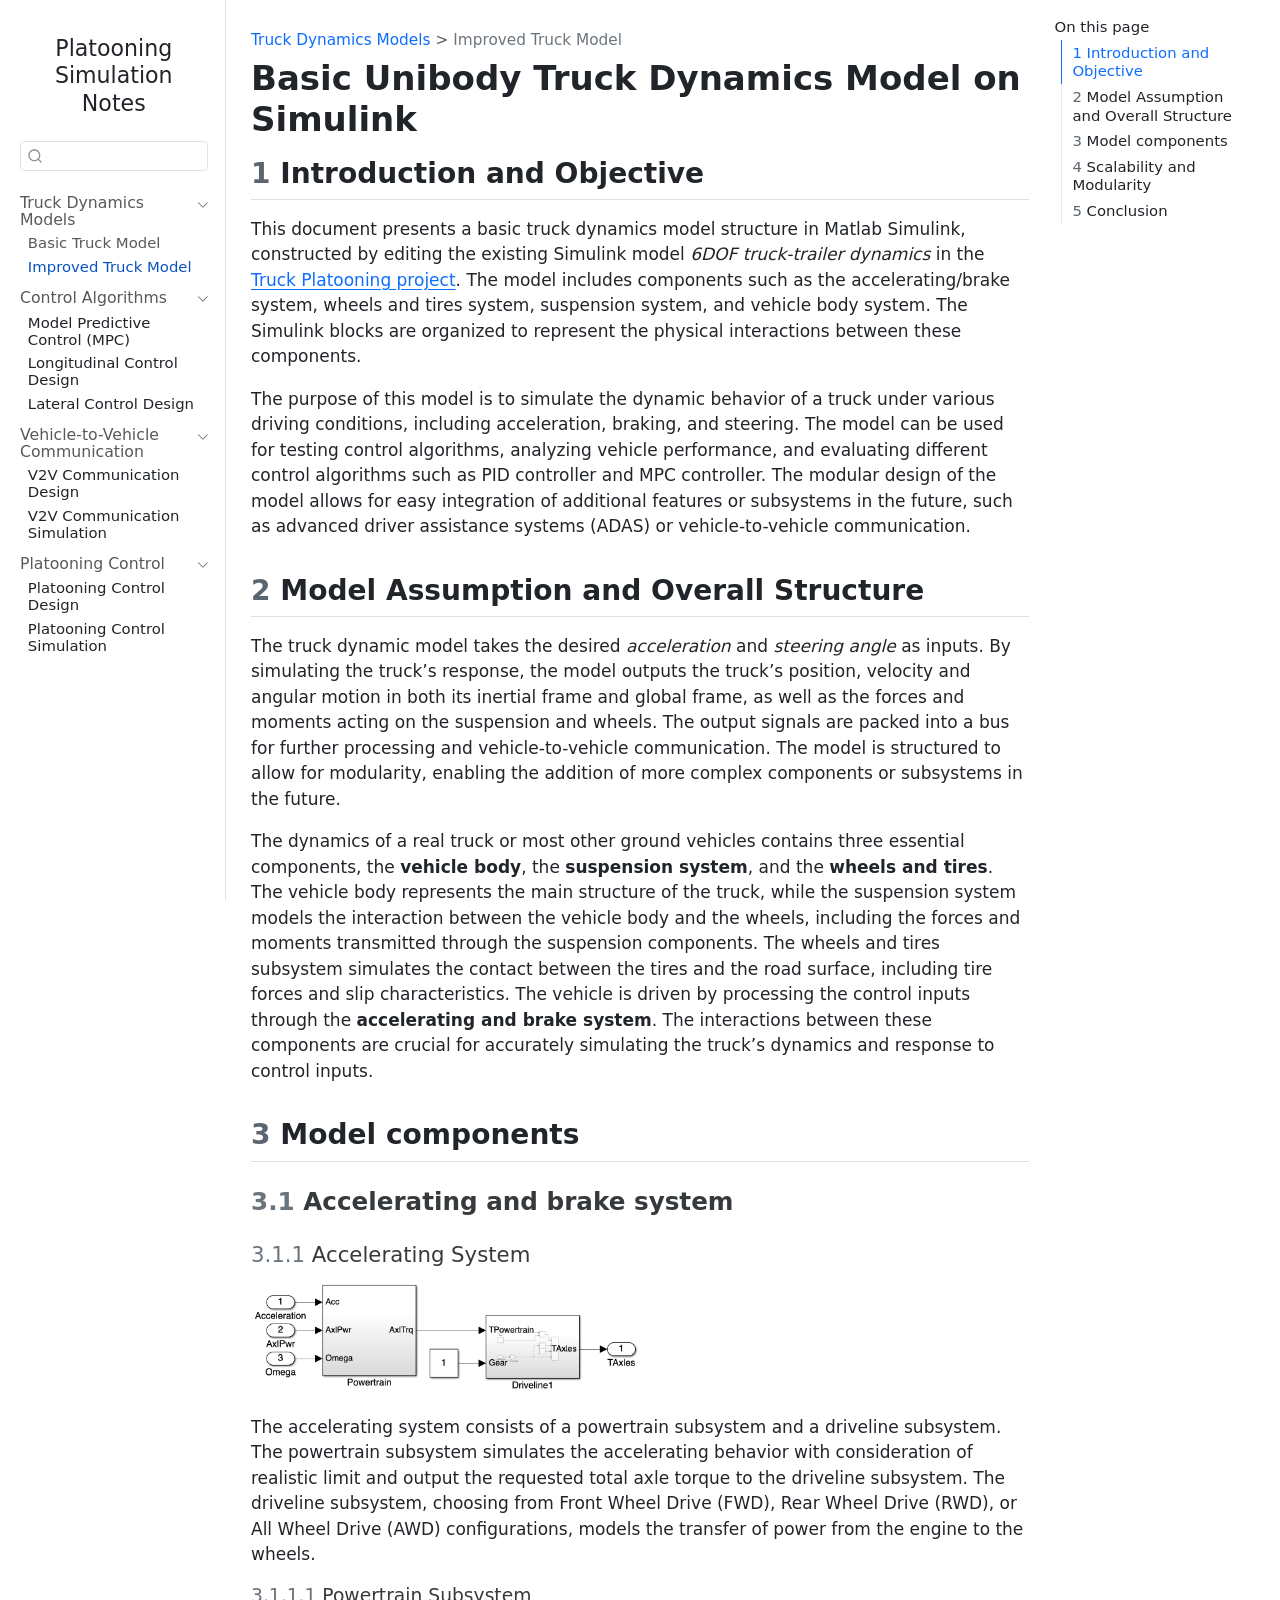
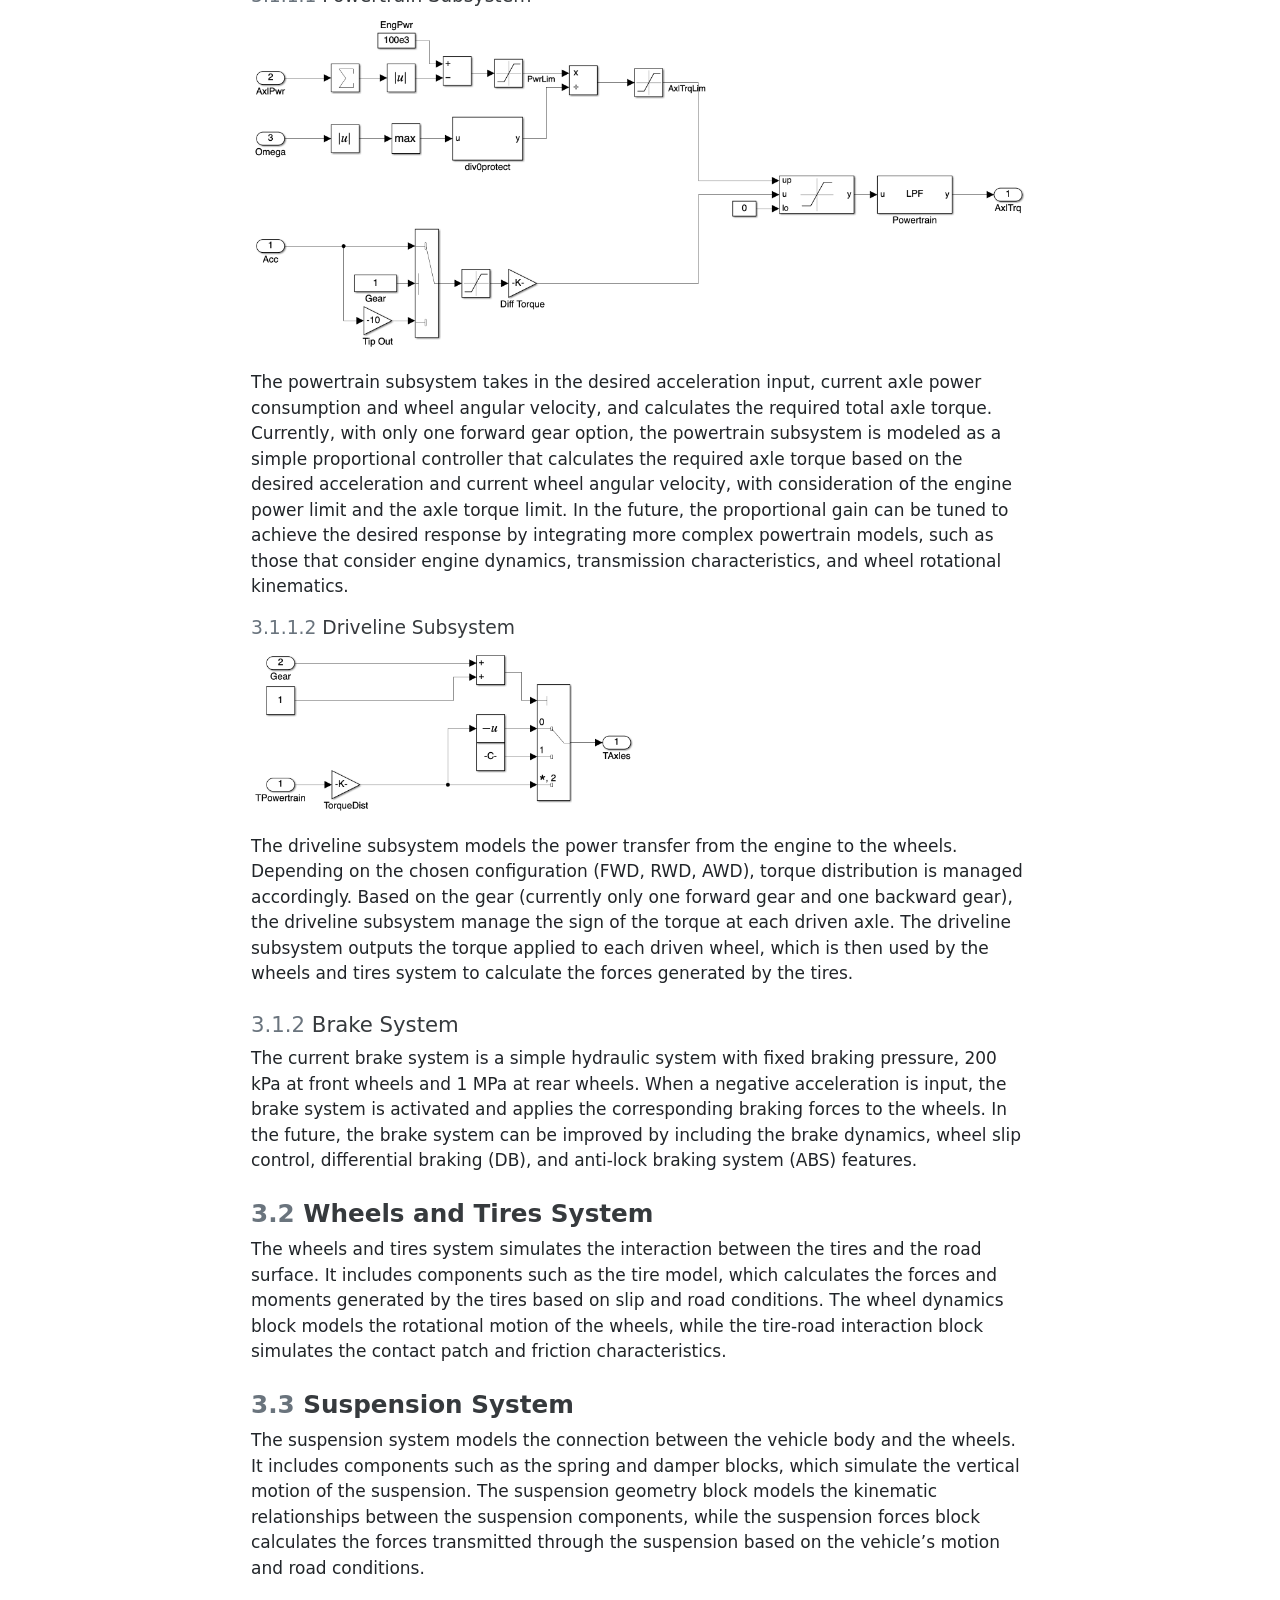
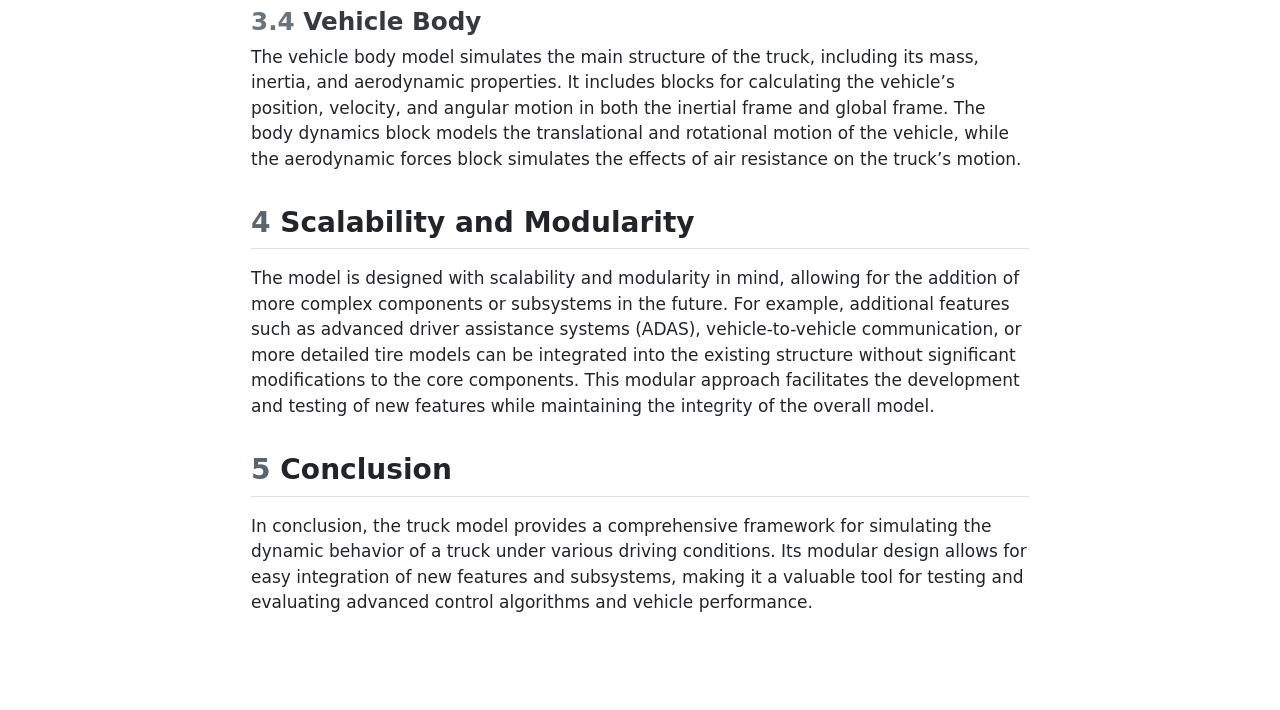
<file: docs/ImprovedTruckModel.html>
<!DOCTYPE html>
<html xmlns="http://www.w3.org/1999/xhtml" lang="en" xml:lang="en"><head>

<meta charset="utf-8">
<meta name="generator" content="quarto-1.8.27">

<meta name="viewport" content="width=device-width, initial-scale=1.0, user-scalable=yes">


<title>Basic Unibody Truck Dynamics Model on Simulink – Platooning Simulation Notes</title>
<style>
code{white-space: pre-wrap;}
span.smallcaps{font-variant: small-caps;}
div.columns{display: flex; gap: min(4vw, 1.5em);}
div.column{flex: auto; overflow-x: auto;}
div.hanging-indent{margin-left: 1.5em; text-indent: -1.5em;}
ul.task-list{list-style: none;}
ul.task-list li input[type="checkbox"] {
  width: 0.8em;
  margin: 0 0.8em 0.2em -1em; /* quarto-specific, see https://github.com/quarto-dev/quarto-cli/issues/4556 */ 
  vertical-align: middle;
}
</style>


<script src="site_libs/quarto-nav/quarto-nav.js"></script>
<script src="site_libs/quarto-nav/headroom.min.js"></script>
<script src="site_libs/clipboard/clipboard.min.js"></script>
<script src="site_libs/quarto-search/autocomplete.umd.js"></script>
<script src="site_libs/quarto-search/fuse.min.js"></script>
<script src="site_libs/quarto-search/quarto-search.js"></script>
<meta name="quarto:offset" content="./">
<script src="site_libs/quarto-html/quarto.js" type="module"></script>
<script src="site_libs/quarto-html/tabsets/tabsets.js" type="module"></script>
<script src="site_libs/quarto-html/axe/axe-check.js" type="module"></script>
<script src="site_libs/quarto-html/popper.min.js"></script>
<script src="site_libs/quarto-html/tippy.umd.min.js"></script>
<script src="site_libs/quarto-html/anchor.min.js"></script>
<link href="site_libs/quarto-html/tippy.css" rel="stylesheet">
<link href="site_libs/quarto-html/quarto-syntax-highlighting-ed96de9b727972fe78a7b5d16c58bf87.css" rel="stylesheet" id="quarto-text-highlighting-styles">
<script src="site_libs/bootstrap/bootstrap.min.js"></script>
<link href="site_libs/bootstrap/bootstrap-icons.css" rel="stylesheet">
<link href="site_libs/bootstrap/bootstrap-42ed7287b56c5c583e2c2463c9cf4916.min.css" rel="stylesheet" append-hash="true" id="quarto-bootstrap" data-mode="light">
<script id="quarto-search-options" type="application/json">{
  "location": "sidebar",
  "copy-button": false,
  "collapse-after": 3,
  "panel-placement": "start",
  "type": "textbox",
  "limit": 50,
  "keyboard-shortcut": [
    "f",
    "/",
    "s"
  ],
  "show-item-context": false,
  "language": {
    "search-no-results-text": "No results",
    "search-matching-documents-text": "matching documents",
    "search-copy-link-title": "Copy link to search",
    "search-hide-matches-text": "Hide additional matches",
    "search-more-match-text": "more match in this document",
    "search-more-matches-text": "more matches in this document",
    "search-clear-button-title": "Clear",
    "search-text-placeholder": "",
    "search-detached-cancel-button-title": "Cancel",
    "search-submit-button-title": "Submit",
    "search-label": "Search"
  }
}</script>


</head>

<body class="nav-sidebar docked quarto-light">

<div id="quarto-search-results"></div>
  <header id="quarto-header" class="headroom fixed-top">
  <nav class="quarto-secondary-nav">
    <div class="container-fluid d-flex">
      <button type="button" class="quarto-btn-toggle btn" data-bs-toggle="collapse" role="button" data-bs-target=".quarto-sidebar-collapse-item" aria-controls="quarto-sidebar" aria-expanded="false" aria-label="Toggle sidebar navigation" onclick="if (window.quartoToggleHeadroom) { window.quartoToggleHeadroom(); }">
        <i class="bi bi-layout-text-sidebar-reverse"></i>
      </button>
        <nav class="quarto-page-breadcrumbs" aria-label="breadcrumb"><ol class="breadcrumb"><li class="breadcrumb-item"><a href="./BasicTruckModel.html">Truck Dynamics Models</a></li><li class="breadcrumb-item"><a href="./ImprovedTruckModel.html">Improved Truck Model</a></li></ol></nav>
        <a class="flex-grow-1" role="navigation" data-bs-toggle="collapse" data-bs-target=".quarto-sidebar-collapse-item" aria-controls="quarto-sidebar" aria-expanded="false" aria-label="Toggle sidebar navigation" onclick="if (window.quartoToggleHeadroom) { window.quartoToggleHeadroom(); }">      
        </a>
      <button type="button" class="btn quarto-search-button" aria-label="Search" onclick="window.quartoOpenSearch();">
        <i class="bi bi-search"></i>
      </button>
    </div>
  </nav>
</header>
<!-- content -->
<div id="quarto-content" class="quarto-container page-columns page-rows-contents page-layout-full">
<!-- sidebar -->
  <nav id="quarto-sidebar" class="sidebar collapse collapse-horizontal quarto-sidebar-collapse-item sidebar-navigation docked overflow-auto">
    <div class="pt-lg-2 mt-2 text-center sidebar-header">
    <div class="sidebar-title mb-0 py-0">
      <a href="./">Platooning Simulation Notes</a> 
    </div>
      </div>
        <div class="mt-2 flex-shrink-0 align-items-center">
        <div class="sidebar-search">
        <div id="quarto-search" class="" title="Search"></div>
        </div>
        </div>
    <div class="sidebar-menu-container"> 
    <ul class="list-unstyled mt-1">
        <li class="sidebar-item sidebar-item-section">
      <div class="sidebar-item-container"> 
            <a class="sidebar-item-text sidebar-link text-start" data-bs-toggle="collapse" data-bs-target="#quarto-sidebar-section-1" role="navigation" aria-expanded="true">
 <span class="menu-text">Truck Dynamics Models</span></a>
          <a class="sidebar-item-toggle text-start" data-bs-toggle="collapse" data-bs-target="#quarto-sidebar-section-1" role="navigation" aria-expanded="true" aria-label="Toggle section">
            <i class="bi bi-chevron-right ms-2"></i>
          </a> 
      </div>
      <ul id="quarto-sidebar-section-1" class="collapse list-unstyled sidebar-section depth1 show">  
          <li class="sidebar-item">
  <div class="sidebar-item-container"> 
  <a href="./BasicTruckModel.html" class="sidebar-item-text sidebar-link">
 <span class="menu-text">Basic Truck Model</span></a>
  </div>
</li>
          <li class="sidebar-item">
  <div class="sidebar-item-container"> 
  <a href="./ImprovedTruckModel.html" class="sidebar-item-text sidebar-link active">
 <span class="menu-text">Improved Truck Model</span></a>
  </div>
</li>
      </ul>
  </li>
        <li class="sidebar-item sidebar-item-section">
      <div class="sidebar-item-container"> 
            <a class="sidebar-item-text sidebar-link text-start" data-bs-toggle="collapse" data-bs-target="#quarto-sidebar-section-2" role="navigation" aria-expanded="true">
 <span class="menu-text">Control Algorithms</span></a>
          <a class="sidebar-item-toggle text-start" data-bs-toggle="collapse" data-bs-target="#quarto-sidebar-section-2" role="navigation" aria-expanded="true" aria-label="Toggle section">
            <i class="bi bi-chevron-right ms-2"></i>
          </a> 
      </div>
      <ul id="quarto-sidebar-section-2" class="collapse list-unstyled sidebar-section depth1 show">  
          <li class="sidebar-item">
 <span class="menu-text">Model Predictive Control (MPC)</span>
  </li>
          <li class="sidebar-item">
 <span class="menu-text">Longitudinal Control Design</span>
  </li>
          <li class="sidebar-item">
 <span class="menu-text">Lateral Control Design</span>
  </li>
      </ul>
  </li>
        <li class="sidebar-item sidebar-item-section">
      <div class="sidebar-item-container"> 
            <a class="sidebar-item-text sidebar-link text-start" data-bs-toggle="collapse" data-bs-target="#quarto-sidebar-section-3" role="navigation" aria-expanded="true">
 <span class="menu-text">Vehicle-to-Vehicle Communication</span></a>
          <a class="sidebar-item-toggle text-start" data-bs-toggle="collapse" data-bs-target="#quarto-sidebar-section-3" role="navigation" aria-expanded="true" aria-label="Toggle section">
            <i class="bi bi-chevron-right ms-2"></i>
          </a> 
      </div>
      <ul id="quarto-sidebar-section-3" class="collapse list-unstyled sidebar-section depth1 show">  
          <li class="sidebar-item">
 <span class="menu-text">V2V Communication Design</span>
  </li>
          <li class="sidebar-item">
 <span class="menu-text">V2V Communication Simulation</span>
  </li>
      </ul>
  </li>
        <li class="sidebar-item sidebar-item-section">
      <div class="sidebar-item-container"> 
            <a class="sidebar-item-text sidebar-link text-start" data-bs-toggle="collapse" data-bs-target="#quarto-sidebar-section-4" role="navigation" aria-expanded="true">
 <span class="menu-text">Platooning Control</span></a>
          <a class="sidebar-item-toggle text-start" data-bs-toggle="collapse" data-bs-target="#quarto-sidebar-section-4" role="navigation" aria-expanded="true" aria-label="Toggle section">
            <i class="bi bi-chevron-right ms-2"></i>
          </a> 
      </div>
      <ul id="quarto-sidebar-section-4" class="collapse list-unstyled sidebar-section depth1 show">  
          <li class="sidebar-item">
 <span class="menu-text">Platooning Control Design</span>
  </li>
          <li class="sidebar-item">
 <span class="menu-text">Platooning Control Simulation</span>
  </li>
      </ul>
  </li>
    </ul>
    </div>
</nav>
<div id="quarto-sidebar-glass" class="quarto-sidebar-collapse-item" data-bs-toggle="collapse" data-bs-target=".quarto-sidebar-collapse-item"></div>
<!-- margin-sidebar -->
    <div id="quarto-margin-sidebar" class="sidebar margin-sidebar">
        <nav id="TOC" role="doc-toc" class="toc-active">
    <h2 id="toc-title">On this page</h2>
   
  <ul>
  <li><a href="#introduction" id="toc-introduction" class="nav-link active" data-scroll-target="#introduction"><span class="header-section-number">1</span> Introduction and Objective</a></li>
  <li><a href="#overall-model-structure" id="toc-overall-model-structure" class="nav-link" data-scroll-target="#overall-model-structure"><span class="header-section-number">2</span> Model Assumption and Overall Structure</a></li>
  <li><a href="#model-components" id="toc-model-components" class="nav-link" data-scroll-target="#model-components"><span class="header-section-number">3</span> Model components</a>
  <ul class="collapse">
  <li><a href="#accelerating-and-brake-system" id="toc-accelerating-and-brake-system" class="nav-link" data-scroll-target="#accelerating-and-brake-system"><span class="header-section-number">3.1</span> Accelerating and brake system</a></li>
  <li><a href="#wheels-and-tires-system" id="toc-wheels-and-tires-system" class="nav-link" data-scroll-target="#wheels-and-tires-system"><span class="header-section-number">3.2</span> Wheels and Tires System</a></li>
  <li><a href="#suspension-system" id="toc-suspension-system" class="nav-link" data-scroll-target="#suspension-system"><span class="header-section-number">3.3</span> Suspension System</a></li>
  <li><a href="#vehicle-body" id="toc-vehicle-body" class="nav-link" data-scroll-target="#vehicle-body"><span class="header-section-number">3.4</span> Vehicle Body</a></li>
  </ul></li>
  <li><a href="#scalability-and-modularity" id="toc-scalability-and-modularity" class="nav-link" data-scroll-target="#scalability-and-modularity"><span class="header-section-number">4</span> Scalability and Modularity</a></li>
  <li><a href="#conclusion" id="toc-conclusion" class="nav-link" data-scroll-target="#conclusion"><span class="header-section-number">5</span> Conclusion</a></li>
  </ul>
</nav>
    </div>
<!-- main -->
<main class="content column-body" id="quarto-document-content">

<header id="title-block-header" class="quarto-title-block default"><nav class="quarto-page-breadcrumbs quarto-title-breadcrumbs d-none d-lg-block" aria-label="breadcrumb"><ol class="breadcrumb"><li class="breadcrumb-item"><a href="./BasicTruckModel.html">Truck Dynamics Models</a></li><li class="breadcrumb-item"><a href="./ImprovedTruckModel.html">Improved Truck Model</a></li></ol></nav>
<div class="quarto-title">
<h1 class="title">Basic Unibody Truck Dynamics Model on Simulink</h1>
</div>



<div class="quarto-title-meta column-body">

    
  
    
  </div>
  


</header>


<section id="introduction" class="level2" data-number="1">
<h2 data-number="1" class="anchored" data-anchor-id="introduction"><span class="header-section-number">1</span> Introduction and Objective</h2>
<p>This document presents a basic truck dynamics model structure in Matlab Simulink, constructed by editing the existing Simulink model <em>6DOF truck-trailer dynamics</em> in the <a href="https://www.mathworks.com/help/driving/ug/truck-platooning-using-vehicle-to-vehicle-communication.html">Truck Platooning project</a>. The model includes components such as the accelerating/brake system, wheels and tires system, suspension system, and vehicle body system. The Simulink blocks are organized to represent the physical interactions between these components.</p>
<p>The purpose of this model is to simulate the dynamic behavior of a truck under various driving conditions, including acceleration, braking, and steering. The model can be used for testing control algorithms, analyzing vehicle performance, and evaluating different control algorithms such as PID controller and MPC controller. The modular design of the model allows for easy integration of additional features or subsystems in the future, such as advanced driver assistance systems (ADAS) or vehicle-to-vehicle communication.</p>
</section>
<section id="overall-model-structure" class="level2" data-number="2">
<h2 data-number="2" class="anchored" data-anchor-id="overall-model-structure"><span class="header-section-number">2</span> Model Assumption and Overall Structure</h2>
<p>The truck dynamic model takes the desired <em>acceleration</em> and <em>steering angle</em> as inputs. By simulating the truck’s response, the model outputs the truck’s position, velocity and angular motion in both its inertial frame and global frame, as well as the forces and moments acting on the suspension and wheels. The output signals are packed into a bus for further processing and vehicle-to-vehicle communication. The model is structured to allow for modularity, enabling the addition of more complex components or subsystems in the future.</p>
<p>The dynamics of a real truck or most other ground vehicles contains three essential components, the <strong>vehicle body</strong>, the <strong>suspension system</strong>, and the <strong>wheels and tires</strong>. The vehicle body represents the main structure of the truck, while the suspension system models the interaction between the vehicle body and the wheels, including the forces and moments transmitted through the suspension components. The wheels and tires subsystem simulates the contact between the tires and the road surface, including tire forces and slip characteristics. The vehicle is driven by processing the control inputs through the <strong>accelerating and brake system</strong>. The interactions between these components are crucial for accurately simulating the truck’s dynamics and response to control inputs.</p>
</section>
<section id="model-components" class="level2" data-number="3">
<h2 data-number="3" class="anchored" data-anchor-id="model-components"><span class="header-section-number">3</span> Model components</h2>
<section id="accelerating-and-brake-system" class="level3" data-number="3.1">
<h3 data-number="3.1" class="anchored" data-anchor-id="accelerating-and-brake-system"><span class="header-section-number">3.1</span> Accelerating and brake system</h3>
<section id="accelerating-system" class="level4" data-number="3.1.1">
<h4 data-number="3.1.1" class="anchored" data-anchor-id="accelerating-system"><span class="header-section-number">3.1.1</span> Accelerating System</h4>
<p><img src="images/accelerating.png" class="img-fluid" style="width:50.0%"></p>
<p>The accelerating system consists of a powertrain subsystem and a driveline subsystem. The powertrain subsystem simulates the accelerating behavior with consideration of realistic limit and output the requested total axle torque to the driveline subsystem. The driveline subsystem, choosing from Front Wheel Drive (FWD), Rear Wheel Drive (RWD), or All Wheel Drive (AWD) configurations, models the transfer of power from the engine to the wheels.</p>
<section id="powertrain-subsystem" class="level5" data-number="3.1.1.1">
<h5 data-number="3.1.1.1" class="anchored" data-anchor-id="powertrain-subsystem"><span class="header-section-number">3.1.1.1</span> Powertrain Subsystem</h5>
<p><img src="images/powertrain.png" class="img-fluid" style="width:100.0%"></p>
<p>The powertrain subsystem takes in the desired acceleration input, current axle power consumption and wheel angular velocity, and calculates the required total axle torque. Currently, with only one forward gear option, the powertrain subsystem is modeled as a simple proportional controller that calculates the required axle torque based on the desired acceleration and current wheel angular velocity, with consideration of the engine power limit and the axle torque limit. In the future, the proportional gain can be tuned to achieve the desired response by integrating more complex powertrain models, such as those that consider engine dynamics, transmission characteristics, and wheel rotational kinematics.</p>
</section>
<section id="driveline-subsystem" class="level5" data-number="3.1.1.2">
<h5 data-number="3.1.1.2" class="anchored" data-anchor-id="driveline-subsystem"><span class="header-section-number">3.1.1.2</span> Driveline Subsystem</h5>
<p><img src="images/driveline.png" class="img-fluid" style="width:50.0%"></p>
<p>The driveline subsystem models the power transfer from the engine to the wheels. Depending on the chosen configuration (FWD, RWD, AWD), torque distribution is managed accordingly. Based on the gear (currently only one forward gear and one backward gear), the driveline subsystem manage the sign of the torque at each driven axle. The driveline subsystem outputs the torque applied to each driven wheel, which is then used by the wheels and tires system to calculate the forces generated by the tires.</p>
</section>
</section>
<section id="brake-system" class="level4" data-number="3.1.2">
<h4 data-number="3.1.2" class="anchored" data-anchor-id="brake-system"><span class="header-section-number">3.1.2</span> Brake System</h4>
<p>The current brake system is a simple hydraulic system with fixed braking pressure, 200 kPa at front wheels and 1 MPa at rear wheels. When a negative acceleration is input, the brake system is activated and applies the corresponding braking forces to the wheels. In the future, the brake system can be improved by including the brake dynamics, wheel slip control, differential braking (DB), and anti-lock braking system (ABS) features.</p>
</section>
</section>
<section id="wheels-and-tires-system" class="level3" data-number="3.2">
<h3 data-number="3.2" class="anchored" data-anchor-id="wheels-and-tires-system"><span class="header-section-number">3.2</span> Wheels and Tires System</h3>
<p>The wheels and tires system simulates the interaction between the tires and the road surface. It includes components such as the tire model, which calculates the forces and moments generated by the tires based on slip and road conditions. The wheel dynamics block models the rotational motion of the wheels, while the tire-road interaction block simulates the contact patch and friction characteristics.</p>
</section>
<section id="suspension-system" class="level3" data-number="3.3">
<h3 data-number="3.3" class="anchored" data-anchor-id="suspension-system"><span class="header-section-number">3.3</span> Suspension System</h3>
<p>The suspension system models the connection between the vehicle body and the wheels. It includes components such as the spring and damper blocks, which simulate the vertical motion of the suspension. The suspension geometry block models the kinematic relationships between the suspension components, while the suspension forces block calculates the forces transmitted through the suspension based on the vehicle’s motion and road conditions.</p>
</section>
<section id="vehicle-body" class="level3" data-number="3.4">
<h3 data-number="3.4" class="anchored" data-anchor-id="vehicle-body"><span class="header-section-number">3.4</span> Vehicle Body</h3>
<p>The vehicle body model simulates the main structure of the truck, including its mass, inertia, and aerodynamic properties. It includes blocks for calculating the vehicle’s position, velocity, and angular motion in both the inertial frame and global frame. The body dynamics block models the translational and rotational motion of the vehicle, while the aerodynamic forces block simulates the effects of air resistance on the truck’s motion.</p>
</section>
</section>
<section id="scalability-and-modularity" class="level2" data-number="4">
<h2 data-number="4" class="anchored" data-anchor-id="scalability-and-modularity"><span class="header-section-number">4</span> Scalability and Modularity</h2>
<p>The model is designed with scalability and modularity in mind, allowing for the addition of more complex components or subsystems in the future. For example, additional features such as advanced driver assistance systems (ADAS), vehicle-to-vehicle communication, or more detailed tire models can be integrated into the existing structure without significant modifications to the core components. This modular approach facilitates the development and testing of new features while maintaining the integrity of the overall model.</p>
</section>
<section id="conclusion" class="level2" data-number="5">
<h2 data-number="5" class="anchored" data-anchor-id="conclusion"><span class="header-section-number">5</span> Conclusion</h2>
<p>In conclusion, the truck model provides a comprehensive framework for simulating the dynamic behavior of a truck under various driving conditions. Its modular design allows for easy integration of new features and subsystems, making it a valuable tool for testing and evaluating advanced control algorithms and vehicle performance.</p>


</section>

</main> <!-- /main -->
<script id="quarto-html-after-body" type="application/javascript">
  window.document.addEventListener("DOMContentLoaded", function (event) {
    const icon = "";
    const anchorJS = new window.AnchorJS();
    anchorJS.options = {
      placement: 'right',
      icon: icon
    };
    anchorJS.add('.anchored');
    const isCodeAnnotation = (el) => {
      for (const clz of el.classList) {
        if (clz.startsWith('code-annotation-')) {                     
          return true;
        }
      }
      return false;
    }
    const onCopySuccess = function(e) {
      // button target
      const button = e.trigger;
      // don't keep focus
      button.blur();
      // flash "checked"
      button.classList.add('code-copy-button-checked');
      var currentTitle = button.getAttribute("title");
      button.setAttribute("title", "Copied!");
      let tooltip;
      if (window.bootstrap) {
        button.setAttribute("data-bs-toggle", "tooltip");
        button.setAttribute("data-bs-placement", "left");
        button.setAttribute("data-bs-title", "Copied!");
        tooltip = new bootstrap.Tooltip(button, 
          { trigger: "manual", 
            customClass: "code-copy-button-tooltip",
            offset: [0, -8]});
        tooltip.show();    
      }
      setTimeout(function() {
        if (tooltip) {
          tooltip.hide();
          button.removeAttribute("data-bs-title");
          button.removeAttribute("data-bs-toggle");
          button.removeAttribute("data-bs-placement");
        }
        button.setAttribute("title", currentTitle);
        button.classList.remove('code-copy-button-checked');
      }, 1000);
      // clear code selection
      e.clearSelection();
    }
    const getTextToCopy = function(trigger) {
      const outerScaffold = trigger.parentElement.cloneNode(true);
      const codeEl = outerScaffold.querySelector('code');
      for (const childEl of codeEl.children) {
        if (isCodeAnnotation(childEl)) {
          childEl.remove();
        }
      }
      return codeEl.innerText;
    }
    const clipboard = new window.ClipboardJS('.code-copy-button:not([data-in-quarto-modal])', {
      text: getTextToCopy
    });
    clipboard.on('success', onCopySuccess);
    if (window.document.getElementById('quarto-embedded-source-code-modal')) {
      const clipboardModal = new window.ClipboardJS('.code-copy-button[data-in-quarto-modal]', {
        text: getTextToCopy,
        container: window.document.getElementById('quarto-embedded-source-code-modal')
      });
      clipboardModal.on('success', onCopySuccess);
    }
      var localhostRegex = new RegExp(/^(?:http|https):\/\/localhost\:?[0-9]*\//);
      var mailtoRegex = new RegExp(/^mailto:/);
        var filterRegex = new RegExp('/' + window.location.host + '/');
      var isInternal = (href) => {
          return filterRegex.test(href) || localhostRegex.test(href) || mailtoRegex.test(href);
      }
      // Inspect non-navigation links and adorn them if external
     var links = window.document.querySelectorAll('a[href]:not(.nav-link):not(.navbar-brand):not(.toc-action):not(.sidebar-link):not(.sidebar-item-toggle):not(.pagination-link):not(.no-external):not([aria-hidden]):not(.dropdown-item):not(.quarto-navigation-tool):not(.about-link)');
      for (var i=0; i<links.length; i++) {
        const link = links[i];
        if (!isInternal(link.href)) {
          // undo the damage that might have been done by quarto-nav.js in the case of
          // links that we want to consider external
          if (link.dataset.originalHref !== undefined) {
            link.href = link.dataset.originalHref;
          }
        }
      }
    function tippyHover(el, contentFn, onTriggerFn, onUntriggerFn) {
      const config = {
        allowHTML: true,
        maxWidth: 500,
        delay: 100,
        arrow: false,
        appendTo: function(el) {
            return el.parentElement;
        },
        interactive: true,
        interactiveBorder: 10,
        theme: 'quarto',
        placement: 'bottom-start',
      };
      if (contentFn) {
        config.content = contentFn;
      }
      if (onTriggerFn) {
        config.onTrigger = onTriggerFn;
      }
      if (onUntriggerFn) {
        config.onUntrigger = onUntriggerFn;
      }
      window.tippy(el, config); 
    }
    const noterefs = window.document.querySelectorAll('a[role="doc-noteref"]');
    for (var i=0; i<noterefs.length; i++) {
      const ref = noterefs[i];
      tippyHover(ref, function() {
        // use id or data attribute instead here
        let href = ref.getAttribute('data-footnote-href') || ref.getAttribute('href');
        try { href = new URL(href).hash; } catch {}
        const id = href.replace(/^#\/?/, "");
        const note = window.document.getElementById(id);
        if (note) {
          return note.innerHTML;
        } else {
          return "";
        }
      });
    }
    const xrefs = window.document.querySelectorAll('a.quarto-xref');
    const processXRef = (id, note) => {
      // Strip column container classes
      const stripColumnClz = (el) => {
        el.classList.remove("page-full", "page-columns");
        if (el.children) {
          for (const child of el.children) {
            stripColumnClz(child);
          }
        }
      }
      stripColumnClz(note)
      if (id === null || id.startsWith('sec-')) {
        // Special case sections, only their first couple elements
        const container = document.createElement("div");
        if (note.children && note.children.length > 2) {
          container.appendChild(note.children[0].cloneNode(true));
          for (let i = 1; i < note.children.length; i++) {
            const child = note.children[i];
            if (child.tagName === "P" && child.innerText === "") {
              continue;
            } else {
              container.appendChild(child.cloneNode(true));
              break;
            }
          }
          if (window.Quarto?.typesetMath) {
            window.Quarto.typesetMath(container);
          }
          return container.innerHTML
        } else {
          if (window.Quarto?.typesetMath) {
            window.Quarto.typesetMath(note);
          }
          return note.innerHTML;
        }
      } else {
        // Remove any anchor links if they are present
        const anchorLink = note.querySelector('a.anchorjs-link');
        if (anchorLink) {
          anchorLink.remove();
        }
        if (window.Quarto?.typesetMath) {
          window.Quarto.typesetMath(note);
        }
        if (note.classList.contains("callout")) {
          return note.outerHTML;
        } else {
          return note.innerHTML;
        }
      }
    }
    for (var i=0; i<xrefs.length; i++) {
      const xref = xrefs[i];
      tippyHover(xref, undefined, function(instance) {
        instance.disable();
        let url = xref.getAttribute('href');
        let hash = undefined; 
        if (url.startsWith('#')) {
          hash = url;
        } else {
          try { hash = new URL(url).hash; } catch {}
        }
        if (hash) {
          const id = hash.replace(/^#\/?/, "");
          const note = window.document.getElementById(id);
          if (note !== null) {
            try {
              const html = processXRef(id, note.cloneNode(true));
              instance.setContent(html);
            } finally {
              instance.enable();
              instance.show();
            }
          } else {
            // See if we can fetch this
            fetch(url.split('#')[0])
            .then(res => res.text())
            .then(html => {
              const parser = new DOMParser();
              const htmlDoc = parser.parseFromString(html, "text/html");
              const note = htmlDoc.getElementById(id);
              if (note !== null) {
                const html = processXRef(id, note);
                instance.setContent(html);
              } 
            }).finally(() => {
              instance.enable();
              instance.show();
            });
          }
        } else {
          // See if we can fetch a full url (with no hash to target)
          // This is a special case and we should probably do some content thinning / targeting
          fetch(url)
          .then(res => res.text())
          .then(html => {
            const parser = new DOMParser();
            const htmlDoc = parser.parseFromString(html, "text/html");
            const note = htmlDoc.querySelector('main.content');
            if (note !== null) {
              // This should only happen for chapter cross references
              // (since there is no id in the URL)
              // remove the first header
              if (note.children.length > 0 && note.children[0].tagName === "HEADER") {
                note.children[0].remove();
              }
              const html = processXRef(null, note);
              instance.setContent(html);
            } 
          }).finally(() => {
            instance.enable();
            instance.show();
          });
        }
      }, function(instance) {
      });
    }
        let selectedAnnoteEl;
        const selectorForAnnotation = ( cell, annotation) => {
          let cellAttr = 'data-code-cell="' + cell + '"';
          let lineAttr = 'data-code-annotation="' +  annotation + '"';
          const selector = 'span[' + cellAttr + '][' + lineAttr + ']';
          return selector;
        }
        const selectCodeLines = (annoteEl) => {
          const doc = window.document;
          const targetCell = annoteEl.getAttribute("data-target-cell");
          const targetAnnotation = annoteEl.getAttribute("data-target-annotation");
          const annoteSpan = window.document.querySelector(selectorForAnnotation(targetCell, targetAnnotation));
          const lines = annoteSpan.getAttribute("data-code-lines").split(",");
          const lineIds = lines.map((line) => {
            return targetCell + "-" + line;
          })
          let top = null;
          let height = null;
          let parent = null;
          if (lineIds.length > 0) {
              //compute the position of the single el (top and bottom and make a div)
              const el = window.document.getElementById(lineIds[0]);
              top = el.offsetTop;
              height = el.offsetHeight;
              parent = el.parentElement.parentElement;
            if (lineIds.length > 1) {
              const lastEl = window.document.getElementById(lineIds[lineIds.length - 1]);
              const bottom = lastEl.offsetTop + lastEl.offsetHeight;
              height = bottom - top;
            }
            if (top !== null && height !== null && parent !== null) {
              // cook up a div (if necessary) and position it 
              let div = window.document.getElementById("code-annotation-line-highlight");
              if (div === null) {
                div = window.document.createElement("div");
                div.setAttribute("id", "code-annotation-line-highlight");
                div.style.position = 'absolute';
                parent.appendChild(div);
              }
              div.style.top = top - 2 + "px";
              div.style.height = height + 4 + "px";
              div.style.left = 0;
              let gutterDiv = window.document.getElementById("code-annotation-line-highlight-gutter");
              if (gutterDiv === null) {
                gutterDiv = window.document.createElement("div");
                gutterDiv.setAttribute("id", "code-annotation-line-highlight-gutter");
                gutterDiv.style.position = 'absolute';
                const codeCell = window.document.getElementById(targetCell);
                const gutter = codeCell.querySelector('.code-annotation-gutter');
                gutter.appendChild(gutterDiv);
              }
              gutterDiv.style.top = top - 2 + "px";
              gutterDiv.style.height = height + 4 + "px";
            }
            selectedAnnoteEl = annoteEl;
          }
        };
        const unselectCodeLines = () => {
          const elementsIds = ["code-annotation-line-highlight", "code-annotation-line-highlight-gutter"];
          elementsIds.forEach((elId) => {
            const div = window.document.getElementById(elId);
            if (div) {
              div.remove();
            }
          });
          selectedAnnoteEl = undefined;
        };
          // Handle positioning of the toggle
      window.addEventListener(
        "resize",
        throttle(() => {
          elRect = undefined;
          if (selectedAnnoteEl) {
            selectCodeLines(selectedAnnoteEl);
          }
        }, 10)
      );
      function throttle(fn, ms) {
      let throttle = false;
      let timer;
        return (...args) => {
          if(!throttle) { // first call gets through
              fn.apply(this, args);
              throttle = true;
          } else { // all the others get throttled
              if(timer) clearTimeout(timer); // cancel #2
              timer = setTimeout(() => {
                fn.apply(this, args);
                timer = throttle = false;
              }, ms);
          }
        };
      }
        // Attach click handler to the DT
        const annoteDls = window.document.querySelectorAll('dt[data-target-cell]');
        for (const annoteDlNode of annoteDls) {
          annoteDlNode.addEventListener('click', (event) => {
            const clickedEl = event.target;
            if (clickedEl !== selectedAnnoteEl) {
              unselectCodeLines();
              const activeEl = window.document.querySelector('dt[data-target-cell].code-annotation-active');
              if (activeEl) {
                activeEl.classList.remove('code-annotation-active');
              }
              selectCodeLines(clickedEl);
              clickedEl.classList.add('code-annotation-active');
            } else {
              // Unselect the line
              unselectCodeLines();
              clickedEl.classList.remove('code-annotation-active');
            }
          });
        }
    const findCites = (el) => {
      const parentEl = el.parentElement;
      if (parentEl) {
        const cites = parentEl.dataset.cites;
        if (cites) {
          return {
            el,
            cites: cites.split(' ')
          };
        } else {
          return findCites(el.parentElement)
        }
      } else {
        return undefined;
      }
    };
    var bibliorefs = window.document.querySelectorAll('a[role="doc-biblioref"]');
    for (var i=0; i<bibliorefs.length; i++) {
      const ref = bibliorefs[i];
      const citeInfo = findCites(ref);
      if (citeInfo) {
        tippyHover(citeInfo.el, function() {
          var popup = window.document.createElement('div');
          citeInfo.cites.forEach(function(cite) {
            var citeDiv = window.document.createElement('div');
            citeDiv.classList.add('hanging-indent');
            citeDiv.classList.add('csl-entry');
            var biblioDiv = window.document.getElementById('ref-' + cite);
            if (biblioDiv) {
              citeDiv.innerHTML = biblioDiv.innerHTML;
            }
            popup.appendChild(citeDiv);
          });
          return popup.innerHTML;
        });
      }
    }
  });
  </script>
</div> <!-- /content -->




</body></html>
</file>
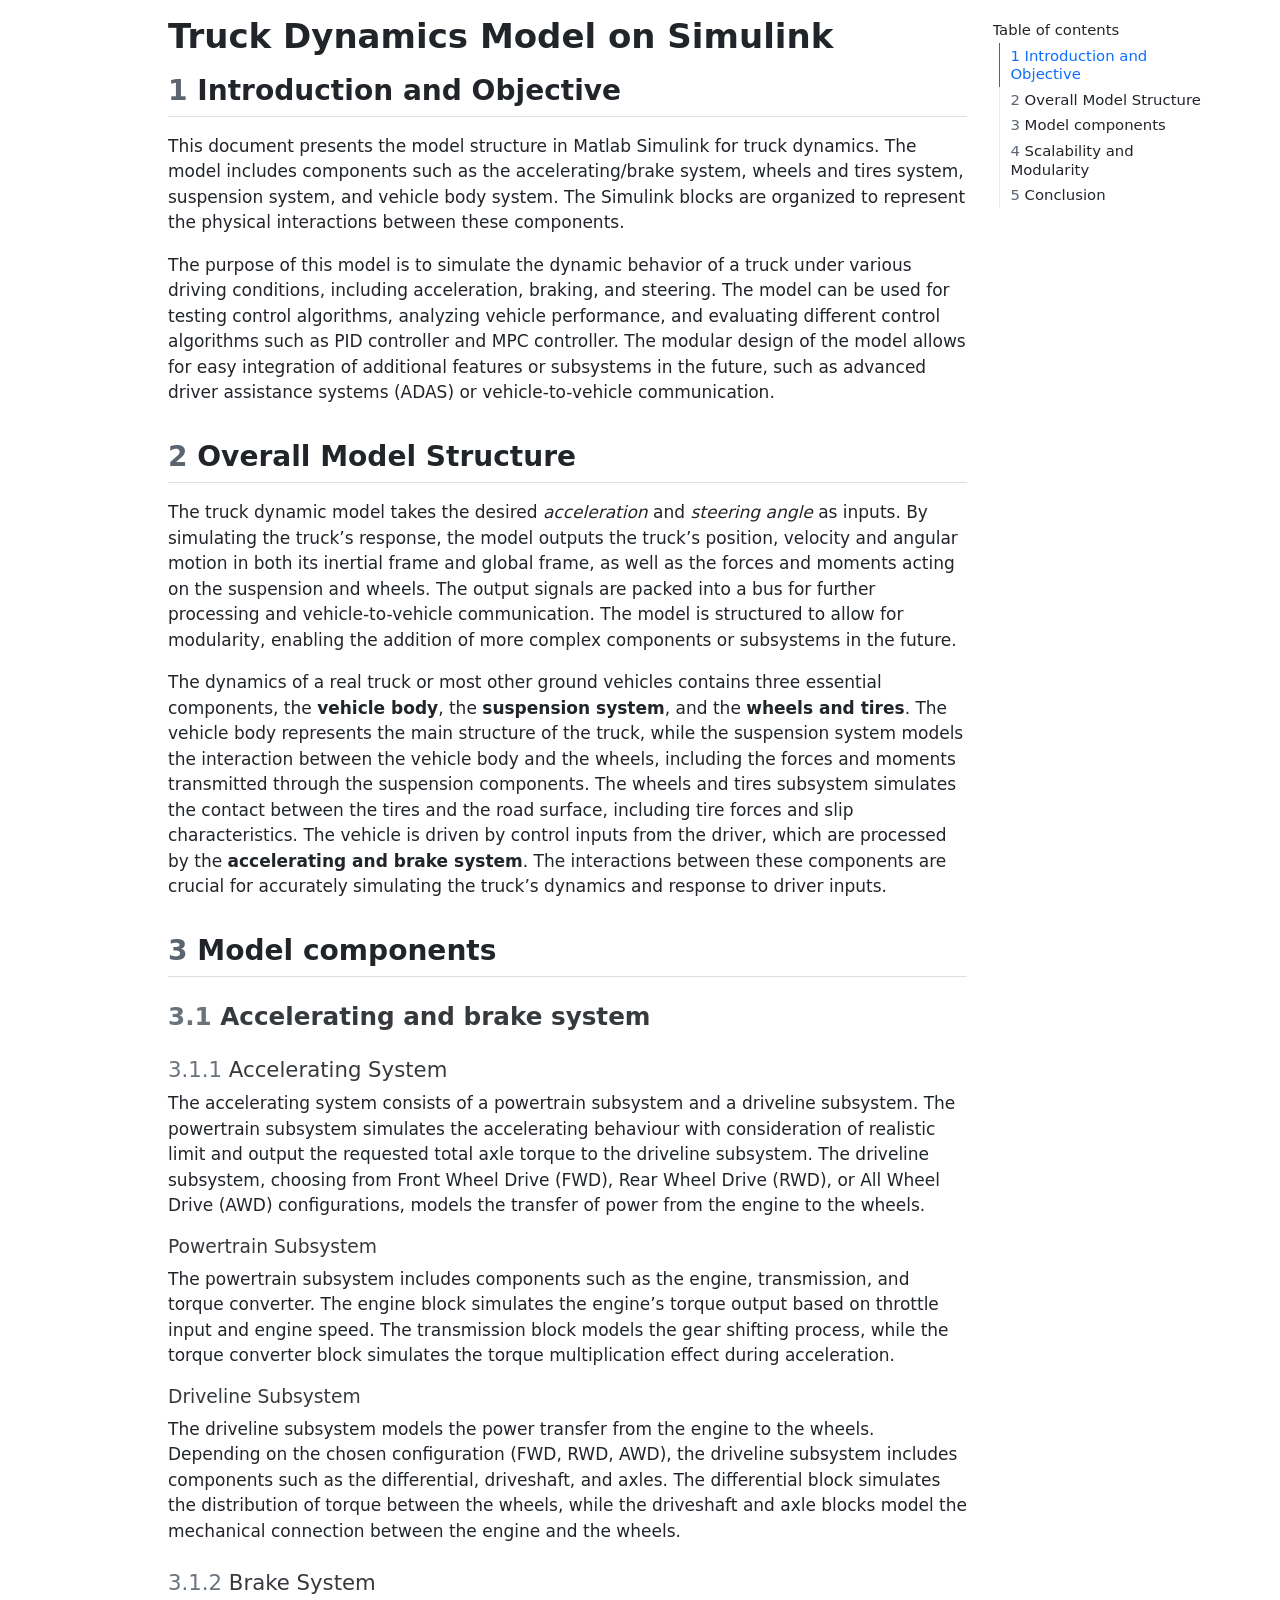
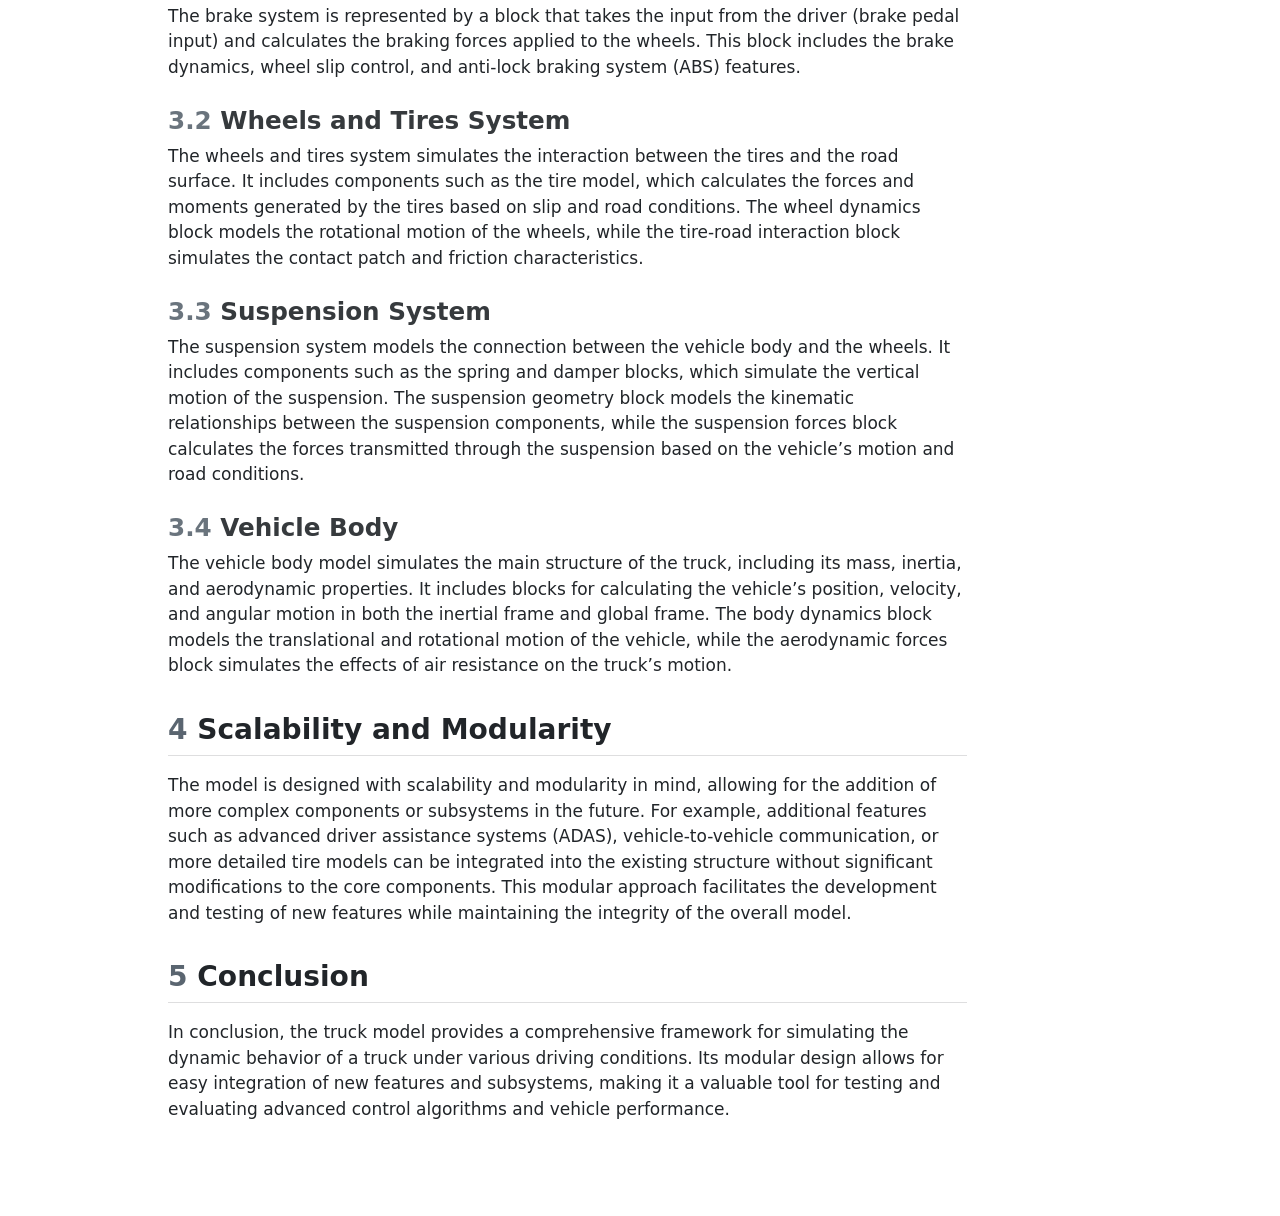
<file: docs/TruckModel.html>
<!DOCTYPE html>
<html xmlns="http://www.w3.org/1999/xhtml" lang="en" xml:lang="en"><head>

<meta charset="utf-8">
<meta name="generator" content="quarto-1.8.27">

<meta name="viewport" content="width=device-width, initial-scale=1.0, user-scalable=yes">


<title>Truck Dynamics Model on Simulink</title>
<style>
code{white-space: pre-wrap;}
span.smallcaps{font-variant: small-caps;}
div.columns{display: flex; gap: min(4vw, 1.5em);}
div.column{flex: auto; overflow-x: auto;}
div.hanging-indent{margin-left: 1.5em; text-indent: -1.5em;}
ul.task-list{list-style: none;}
ul.task-list li input[type="checkbox"] {
  width: 0.8em;
  margin: 0 0.8em 0.2em -1em; /* quarto-specific, see https://github.com/quarto-dev/quarto-cli/issues/4556 */ 
  vertical-align: middle;
}
</style>


<script src="TruckModel_files/libs/clipboard/clipboard.min.js"></script>
<script src="TruckModel_files/libs/quarto-html/quarto.js" type="module"></script>
<script src="TruckModel_files/libs/quarto-html/tabsets/tabsets.js" type="module"></script>
<script src="TruckModel_files/libs/quarto-html/axe/axe-check.js" type="module"></script>
<script src="TruckModel_files/libs/quarto-html/popper.min.js"></script>
<script src="TruckModel_files/libs/quarto-html/tippy.umd.min.js"></script>
<script src="TruckModel_files/libs/quarto-html/anchor.min.js"></script>
<link href="TruckModel_files/libs/quarto-html/tippy.css" rel="stylesheet">
<link href="TruckModel_files/libs/quarto-html/quarto-syntax-highlighting-ed96de9b727972fe78a7b5d16c58bf87.css" rel="stylesheet" id="quarto-text-highlighting-styles">
<script src="TruckModel_files/libs/bootstrap/bootstrap.min.js"></script>
<link href="TruckModel_files/libs/bootstrap/bootstrap-icons.css" rel="stylesheet">
<link href="TruckModel_files/libs/bootstrap/bootstrap-d6a003b94517c951b2d65075d42fb01b.min.css" rel="stylesheet" append-hash="true" id="quarto-bootstrap" data-mode="light">


</head>

<body class="quarto-light">

<div id="quarto-content" class="page-columns page-rows-contents page-layout-article">
<div id="quarto-margin-sidebar" class="sidebar margin-sidebar">
  <nav id="TOC" role="doc-toc" class="toc-active">
    <h2 id="toc-title">Table of contents</h2>
   
  <ul>
  <li><a href="#introduction" id="toc-introduction" class="nav-link active" data-scroll-target="#introduction"><span class="header-section-number">1</span> Introduction and Objective</a></li>
  <li><a href="#overall-model-structure" id="toc-overall-model-structure" class="nav-link" data-scroll-target="#overall-model-structure"><span class="header-section-number">2</span> Overall Model Structure</a></li>
  <li><a href="#model-components" id="toc-model-components" class="nav-link" data-scroll-target="#model-components"><span class="header-section-number">3</span> Model components</a>
  <ul class="collapse">
  <li><a href="#accelerating-and-brake-system" id="toc-accelerating-and-brake-system" class="nav-link" data-scroll-target="#accelerating-and-brake-system"><span class="header-section-number">3.1</span> Accelerating and brake system</a></li>
  <li><a href="#wheels-and-tires-system" id="toc-wheels-and-tires-system" class="nav-link" data-scroll-target="#wheels-and-tires-system"><span class="header-section-number">3.2</span> Wheels and Tires System</a></li>
  <li><a href="#suspension-system" id="toc-suspension-system" class="nav-link" data-scroll-target="#suspension-system"><span class="header-section-number">3.3</span> Suspension System</a></li>
  <li><a href="#vehicle-body" id="toc-vehicle-body" class="nav-link" data-scroll-target="#vehicle-body"><span class="header-section-number">3.4</span> Vehicle Body</a></li>
  </ul></li>
  <li><a href="#scalability-and-modularity" id="toc-scalability-and-modularity" class="nav-link" data-scroll-target="#scalability-and-modularity"><span class="header-section-number">4</span> Scalability and Modularity</a></li>
  <li><a href="#conclusion" id="toc-conclusion" class="nav-link" data-scroll-target="#conclusion"><span class="header-section-number">5</span> Conclusion</a></li>
  </ul>
</nav>
</div>
<main class="content" id="quarto-document-content">

<header id="title-block-header" class="quarto-title-block default">
<div class="quarto-title">
<h1 class="title">Truck Dynamics Model on Simulink</h1>
</div>



<div class="quarto-title-meta">

    
  
    
  </div>
  


</header>


<section id="introduction" class="level2" data-number="1">
<h2 data-number="1" class="anchored" data-anchor-id="introduction"><span class="header-section-number">1</span> Introduction and Objective</h2>
<p>This document presents the model structure in Matlab Simulink for truck dynamics. The model includes components such as the accelerating/brake system, wheels and tires system, suspension system, and vehicle body system. The Simulink blocks are organized to represent the physical interactions between these components.</p>
<p>The purpose of this model is to simulate the dynamic behavior of a truck under various driving conditions, including acceleration, braking, and steering. The model can be used for testing control algorithms, analyzing vehicle performance, and evaluating different control algorithms such as PID controller and MPC controller. The modular design of the model allows for easy integration of additional features or subsystems in the future, such as advanced driver assistance systems (ADAS) or vehicle-to-vehicle communication.</p>
</section>
<section id="overall-model-structure" class="level2" data-number="2">
<h2 data-number="2" class="anchored" data-anchor-id="overall-model-structure"><span class="header-section-number">2</span> Overall Model Structure</h2>
<p>The truck dynamic model takes the desired <em>acceleration</em> and <em>steering angle</em> as inputs. By simulating the truck’s response, the model outputs the truck’s position, velocity and angular motion in both its inertial frame and global frame, as well as the forces and moments acting on the suspension and wheels. The output signals are packed into a bus for further processing and vehicle-to-vehicle communication. The model is structured to allow for modularity, enabling the addition of more complex components or subsystems in the future.</p>
<p>The dynamics of a real truck or most other ground vehicles contains three essential components, the <strong>vehicle body</strong>, the <strong>suspension system</strong>, and the <strong>wheels and tires</strong>. The vehicle body represents the main structure of the truck, while the suspension system models the interaction between the vehicle body and the wheels, including the forces and moments transmitted through the suspension components. The wheels and tires subsystem simulates the contact between the tires and the road surface, including tire forces and slip characteristics. The vehicle is driven by control inputs from the driver, which are processed by the <strong>accelerating and brake system</strong>. The interactions between these components are crucial for accurately simulating the truck’s dynamics and response to driver inputs.</p>
</section>
<section id="model-components" class="level2" data-number="3">
<h2 data-number="3" class="anchored" data-anchor-id="model-components"><span class="header-section-number">3</span> Model components</h2>
<section id="accelerating-and-brake-system" class="level3" data-number="3.1">
<h3 data-number="3.1" class="anchored" data-anchor-id="accelerating-and-brake-system"><span class="header-section-number">3.1</span> Accelerating and brake system</h3>
<section id="accelerating-system" class="level4" data-number="3.1.1">
<h4 data-number="3.1.1" class="anchored" data-anchor-id="accelerating-system"><span class="header-section-number">3.1.1</span> Accelerating System</h4>
<p>The accelerating system consists of a powertrain subsystem and a driveline subsystem. The powertrain subsystem simulates the accelerating behaviour with consideration of realistic limit and output the requested total axle torque to the driveline subsystem. The driveline subsystem, choosing from Front Wheel Drive (FWD), Rear Wheel Drive (RWD), or All Wheel Drive (AWD) configurations, models the transfer of power from the engine to the wheels.</p>
<section id="powertrain-subsystem" class="level5">
<h5 class="anchored" data-anchor-id="powertrain-subsystem">Powertrain Subsystem</h5>
<p>The powertrain subsystem includes components such as the engine, transmission, and torque converter. The engine block simulates the engine’s torque output based on throttle input and engine speed. The transmission block models the gear shifting process, while the torque converter block simulates the torque multiplication effect during acceleration.</p>
</section>
<section id="driveline-subsystem" class="level5">
<h5 class="anchored" data-anchor-id="driveline-subsystem">Driveline Subsystem</h5>
<p>The driveline subsystem models the power transfer from the engine to the wheels. Depending on the chosen configuration (FWD, RWD, AWD), the driveline subsystem includes components such as the differential, driveshaft, and axles. The differential block simulates the distribution of torque between the wheels, while the driveshaft and axle blocks model the mechanical connection between the engine and the wheels.</p>
</section>
</section>
<section id="brake-system" class="level4" data-number="3.1.2">
<h4 data-number="3.1.2" class="anchored" data-anchor-id="brake-system"><span class="header-section-number">3.1.2</span> Brake System</h4>
<p>The brake system is represented by a block that takes the input from the driver (brake pedal input) and calculates the braking forces applied to the wheels. This block includes the brake dynamics, wheel slip control, and anti-lock braking system (ABS) features.</p>
</section>
</section>
<section id="wheels-and-tires-system" class="level3" data-number="3.2">
<h3 data-number="3.2" class="anchored" data-anchor-id="wheels-and-tires-system"><span class="header-section-number">3.2</span> Wheels and Tires System</h3>
<p>The wheels and tires system simulates the interaction between the tires and the road surface. It includes components such as the tire model, which calculates the forces and moments generated by the tires based on slip and road conditions. The wheel dynamics block models the rotational motion of the wheels, while the tire-road interaction block simulates the contact patch and friction characteristics.</p>
</section>
<section id="suspension-system" class="level3" data-number="3.3">
<h3 data-number="3.3" class="anchored" data-anchor-id="suspension-system"><span class="header-section-number">3.3</span> Suspension System</h3>
<p>The suspension system models the connection between the vehicle body and the wheels. It includes components such as the spring and damper blocks, which simulate the vertical motion of the suspension. The suspension geometry block models the kinematic relationships between the suspension components, while the suspension forces block calculates the forces transmitted through the suspension based on the vehicle’s motion and road conditions.</p>
</section>
<section id="vehicle-body" class="level3" data-number="3.4">
<h3 data-number="3.4" class="anchored" data-anchor-id="vehicle-body"><span class="header-section-number">3.4</span> Vehicle Body</h3>
<p>The vehicle body model simulates the main structure of the truck, including its mass, inertia, and aerodynamic properties. It includes blocks for calculating the vehicle’s position, velocity, and angular motion in both the inertial frame and global frame. The body dynamics block models the translational and rotational motion of the vehicle, while the aerodynamic forces block simulates the effects of air resistance on the truck’s motion.</p>
</section>
</section>
<section id="scalability-and-modularity" class="level2" data-number="4">
<h2 data-number="4" class="anchored" data-anchor-id="scalability-and-modularity"><span class="header-section-number">4</span> Scalability and Modularity</h2>
<p>The model is designed with scalability and modularity in mind, allowing for the addition of more complex components or subsystems in the future. For example, additional features such as advanced driver assistance systems (ADAS), vehicle-to-vehicle communication, or more detailed tire models can be integrated into the existing structure without significant modifications to the core components. This modular approach facilitates the development and testing of new features while maintaining the integrity of the overall model.</p>
</section>
<section id="conclusion" class="level2" data-number="5">
<h2 data-number="5" class="anchored" data-anchor-id="conclusion"><span class="header-section-number">5</span> Conclusion</h2>
<p>In conclusion, the truck model provides a comprehensive framework for simulating the dynamic behavior of a truck under various driving conditions. Its modular design allows for easy integration of new features and subsystems, making it a valuable tool for testing and evaluating advanced control algorithms and vehicle performance.</p>
</section>

</main>
<!-- /main column -->
<script id="quarto-html-after-body" type="application/javascript">
  window.document.addEventListener("DOMContentLoaded", function (event) {
    const icon = "";
    const anchorJS = new window.AnchorJS();
    anchorJS.options = {
      placement: 'right',
      icon: icon
    };
    anchorJS.add('.anchored');
    const isCodeAnnotation = (el) => {
      for (const clz of el.classList) {
        if (clz.startsWith('code-annotation-')) {                     
          return true;
        }
      }
      return false;
    }
    const onCopySuccess = function(e) {
      // button target
      const button = e.trigger;
      // don't keep focus
      button.blur();
      // flash "checked"
      button.classList.add('code-copy-button-checked');
      var currentTitle = button.getAttribute("title");
      button.setAttribute("title", "Copied!");
      let tooltip;
      if (window.bootstrap) {
        button.setAttribute("data-bs-toggle", "tooltip");
        button.setAttribute("data-bs-placement", "left");
        button.setAttribute("data-bs-title", "Copied!");
        tooltip = new bootstrap.Tooltip(button, 
          { trigger: "manual", 
            customClass: "code-copy-button-tooltip",
            offset: [0, -8]});
        tooltip.show();    
      }
      setTimeout(function() {
        if (tooltip) {
          tooltip.hide();
          button.removeAttribute("data-bs-title");
          button.removeAttribute("data-bs-toggle");
          button.removeAttribute("data-bs-placement");
        }
        button.setAttribute("title", currentTitle);
        button.classList.remove('code-copy-button-checked');
      }, 1000);
      // clear code selection
      e.clearSelection();
    }
    const getTextToCopy = function(trigger) {
      const outerScaffold = trigger.parentElement.cloneNode(true);
      const codeEl = outerScaffold.querySelector('code');
      for (const childEl of codeEl.children) {
        if (isCodeAnnotation(childEl)) {
          childEl.remove();
        }
      }
      return codeEl.innerText;
    }
    const clipboard = new window.ClipboardJS('.code-copy-button:not([data-in-quarto-modal])', {
      text: getTextToCopy
    });
    clipboard.on('success', onCopySuccess);
    if (window.document.getElementById('quarto-embedded-source-code-modal')) {
      const clipboardModal = new window.ClipboardJS('.code-copy-button[data-in-quarto-modal]', {
        text: getTextToCopy,
        container: window.document.getElementById('quarto-embedded-source-code-modal')
      });
      clipboardModal.on('success', onCopySuccess);
    }
      var localhostRegex = new RegExp(/^(?:http|https):\/\/localhost\:?[0-9]*\//);
      var mailtoRegex = new RegExp(/^mailto:/);
        var filterRegex = new RegExp('/' + window.location.host + '/');
      var isInternal = (href) => {
          return filterRegex.test(href) || localhostRegex.test(href) || mailtoRegex.test(href);
      }
      // Inspect non-navigation links and adorn them if external
     var links = window.document.querySelectorAll('a[href]:not(.nav-link):not(.navbar-brand):not(.toc-action):not(.sidebar-link):not(.sidebar-item-toggle):not(.pagination-link):not(.no-external):not([aria-hidden]):not(.dropdown-item):not(.quarto-navigation-tool):not(.about-link)');
      for (var i=0; i<links.length; i++) {
        const link = links[i];
        if (!isInternal(link.href)) {
          // undo the damage that might have been done by quarto-nav.js in the case of
          // links that we want to consider external
          if (link.dataset.originalHref !== undefined) {
            link.href = link.dataset.originalHref;
          }
        }
      }
    function tippyHover(el, contentFn, onTriggerFn, onUntriggerFn) {
      const config = {
        allowHTML: true,
        maxWidth: 500,
        delay: 100,
        arrow: false,
        appendTo: function(el) {
            return el.parentElement;
        },
        interactive: true,
        interactiveBorder: 10,
        theme: 'quarto',
        placement: 'bottom-start',
      };
      if (contentFn) {
        config.content = contentFn;
      }
      if (onTriggerFn) {
        config.onTrigger = onTriggerFn;
      }
      if (onUntriggerFn) {
        config.onUntrigger = onUntriggerFn;
      }
      window.tippy(el, config); 
    }
    const noterefs = window.document.querySelectorAll('a[role="doc-noteref"]');
    for (var i=0; i<noterefs.length; i++) {
      const ref = noterefs[i];
      tippyHover(ref, function() {
        // use id or data attribute instead here
        let href = ref.getAttribute('data-footnote-href') || ref.getAttribute('href');
        try { href = new URL(href).hash; } catch {}
        const id = href.replace(/^#\/?/, "");
        const note = window.document.getElementById(id);
        if (note) {
          return note.innerHTML;
        } else {
          return "";
        }
      });
    }
    const xrefs = window.document.querySelectorAll('a.quarto-xref');
    const processXRef = (id, note) => {
      // Strip column container classes
      const stripColumnClz = (el) => {
        el.classList.remove("page-full", "page-columns");
        if (el.children) {
          for (const child of el.children) {
            stripColumnClz(child);
          }
        }
      }
      stripColumnClz(note)
      if (id === null || id.startsWith('sec-')) {
        // Special case sections, only their first couple elements
        const container = document.createElement("div");
        if (note.children && note.children.length > 2) {
          container.appendChild(note.children[0].cloneNode(true));
          for (let i = 1; i < note.children.length; i++) {
            const child = note.children[i];
            if (child.tagName === "P" && child.innerText === "") {
              continue;
            } else {
              container.appendChild(child.cloneNode(true));
              break;
            }
          }
          if (window.Quarto?.typesetMath) {
            window.Quarto.typesetMath(container);
          }
          return container.innerHTML
        } else {
          if (window.Quarto?.typesetMath) {
            window.Quarto.typesetMath(note);
          }
          return note.innerHTML;
        }
      } else {
        // Remove any anchor links if they are present
        const anchorLink = note.querySelector('a.anchorjs-link');
        if (anchorLink) {
          anchorLink.remove();
        }
        if (window.Quarto?.typesetMath) {
          window.Quarto.typesetMath(note);
        }
        if (note.classList.contains("callout")) {
          return note.outerHTML;
        } else {
          return note.innerHTML;
        }
      }
    }
    for (var i=0; i<xrefs.length; i++) {
      const xref = xrefs[i];
      tippyHover(xref, undefined, function(instance) {
        instance.disable();
        let url = xref.getAttribute('href');
        let hash = undefined; 
        if (url.startsWith('#')) {
          hash = url;
        } else {
          try { hash = new URL(url).hash; } catch {}
        }
        if (hash) {
          const id = hash.replace(/^#\/?/, "");
          const note = window.document.getElementById(id);
          if (note !== null) {
            try {
              const html = processXRef(id, note.cloneNode(true));
              instance.setContent(html);
            } finally {
              instance.enable();
              instance.show();
            }
          } else {
            // See if we can fetch this
            fetch(url.split('#')[0])
            .then(res => res.text())
            .then(html => {
              const parser = new DOMParser();
              const htmlDoc = parser.parseFromString(html, "text/html");
              const note = htmlDoc.getElementById(id);
              if (note !== null) {
                const html = processXRef(id, note);
                instance.setContent(html);
              } 
            }).finally(() => {
              instance.enable();
              instance.show();
            });
          }
        } else {
          // See if we can fetch a full url (with no hash to target)
          // This is a special case and we should probably do some content thinning / targeting
          fetch(url)
          .then(res => res.text())
          .then(html => {
            const parser = new DOMParser();
            const htmlDoc = parser.parseFromString(html, "text/html");
            const note = htmlDoc.querySelector('main.content');
            if (note !== null) {
              // This should only happen for chapter cross references
              // (since there is no id in the URL)
              // remove the first header
              if (note.children.length > 0 && note.children[0].tagName === "HEADER") {
                note.children[0].remove();
              }
              const html = processXRef(null, note);
              instance.setContent(html);
            } 
          }).finally(() => {
            instance.enable();
            instance.show();
          });
        }
      }, function(instance) {
      });
    }
        let selectedAnnoteEl;
        const selectorForAnnotation = ( cell, annotation) => {
          let cellAttr = 'data-code-cell="' + cell + '"';
          let lineAttr = 'data-code-annotation="' +  annotation + '"';
          const selector = 'span[' + cellAttr + '][' + lineAttr + ']';
          return selector;
        }
        const selectCodeLines = (annoteEl) => {
          const doc = window.document;
          const targetCell = annoteEl.getAttribute("data-target-cell");
          const targetAnnotation = annoteEl.getAttribute("data-target-annotation");
          const annoteSpan = window.document.querySelector(selectorForAnnotation(targetCell, targetAnnotation));
          const lines = annoteSpan.getAttribute("data-code-lines").split(",");
          const lineIds = lines.map((line) => {
            return targetCell + "-" + line;
          })
          let top = null;
          let height = null;
          let parent = null;
          if (lineIds.length > 0) {
              //compute the position of the single el (top and bottom and make a div)
              const el = window.document.getElementById(lineIds[0]);
              top = el.offsetTop;
              height = el.offsetHeight;
              parent = el.parentElement.parentElement;
            if (lineIds.length > 1) {
              const lastEl = window.document.getElementById(lineIds[lineIds.length - 1]);
              const bottom = lastEl.offsetTop + lastEl.offsetHeight;
              height = bottom - top;
            }
            if (top !== null && height !== null && parent !== null) {
              // cook up a div (if necessary) and position it 
              let div = window.document.getElementById("code-annotation-line-highlight");
              if (div === null) {
                div = window.document.createElement("div");
                div.setAttribute("id", "code-annotation-line-highlight");
                div.style.position = 'absolute';
                parent.appendChild(div);
              }
              div.style.top = top - 2 + "px";
              div.style.height = height + 4 + "px";
              div.style.left = 0;
              let gutterDiv = window.document.getElementById("code-annotation-line-highlight-gutter");
              if (gutterDiv === null) {
                gutterDiv = window.document.createElement("div");
                gutterDiv.setAttribute("id", "code-annotation-line-highlight-gutter");
                gutterDiv.style.position = 'absolute';
                const codeCell = window.document.getElementById(targetCell);
                const gutter = codeCell.querySelector('.code-annotation-gutter');
                gutter.appendChild(gutterDiv);
              }
              gutterDiv.style.top = top - 2 + "px";
              gutterDiv.style.height = height + 4 + "px";
            }
            selectedAnnoteEl = annoteEl;
          }
        };
        const unselectCodeLines = () => {
          const elementsIds = ["code-annotation-line-highlight", "code-annotation-line-highlight-gutter"];
          elementsIds.forEach((elId) => {
            const div = window.document.getElementById(elId);
            if (div) {
              div.remove();
            }
          });
          selectedAnnoteEl = undefined;
        };
          // Handle positioning of the toggle
      window.addEventListener(
        "resize",
        throttle(() => {
          elRect = undefined;
          if (selectedAnnoteEl) {
            selectCodeLines(selectedAnnoteEl);
          }
        }, 10)
      );
      function throttle(fn, ms) {
      let throttle = false;
      let timer;
        return (...args) => {
          if(!throttle) { // first call gets through
              fn.apply(this, args);
              throttle = true;
          } else { // all the others get throttled
              if(timer) clearTimeout(timer); // cancel #2
              timer = setTimeout(() => {
                fn.apply(this, args);
                timer = throttle = false;
              }, ms);
          }
        };
      }
        // Attach click handler to the DT
        const annoteDls = window.document.querySelectorAll('dt[data-target-cell]');
        for (const annoteDlNode of annoteDls) {
          annoteDlNode.addEventListener('click', (event) => {
            const clickedEl = event.target;
            if (clickedEl !== selectedAnnoteEl) {
              unselectCodeLines();
              const activeEl = window.document.querySelector('dt[data-target-cell].code-annotation-active');
              if (activeEl) {
                activeEl.classList.remove('code-annotation-active');
              }
              selectCodeLines(clickedEl);
              clickedEl.classList.add('code-annotation-active');
            } else {
              // Unselect the line
              unselectCodeLines();
              clickedEl.classList.remove('code-annotation-active');
            }
          });
        }
    const findCites = (el) => {
      const parentEl = el.parentElement;
      if (parentEl) {
        const cites = parentEl.dataset.cites;
        if (cites) {
          return {
            el,
            cites: cites.split(' ')
          };
        } else {
          return findCites(el.parentElement)
        }
      } else {
        return undefined;
      }
    };
    var bibliorefs = window.document.querySelectorAll('a[role="doc-biblioref"]');
    for (var i=0; i<bibliorefs.length; i++) {
      const ref = bibliorefs[i];
      const citeInfo = findCites(ref);
      if (citeInfo) {
        tippyHover(citeInfo.el, function() {
          var popup = window.document.createElement('div');
          citeInfo.cites.forEach(function(cite) {
            var citeDiv = window.document.createElement('div');
            citeDiv.classList.add('hanging-indent');
            citeDiv.classList.add('csl-entry');
            var biblioDiv = window.document.getElementById('ref-' + cite);
            if (biblioDiv) {
              citeDiv.innerHTML = biblioDiv.innerHTML;
            }
            popup.appendChild(citeDiv);
          });
          return popup.innerHTML;
        });
      }
    }
  });
  </script>
</div> <!-- /content -->




</body></html>
</file>
<file: docs/site_libs/quarto-html/tippy.css>
.tippy-box[data-animation=fade][data-state=hidden]{opacity:0}[data-tippy-root]{max-width:calc(100vw - 10px)}.tippy-box{position:relative;background-color:#333;color:#fff;border-radius:4px;font-size:14px;line-height:1.4;white-space:normal;outline:0;transition-property:transform,visibility,opacity}.tippy-box[data-placement^=top]>.tippy-arrow{bottom:0}.tippy-box[data-placement^=top]>.tippy-arrow:before{bottom:-7px;left:0;border-width:8px 8px 0;border-top-color:initial;transform-origin:center top}.tippy-box[data-placement^=bottom]>.tippy-arrow{top:0}.tippy-box[data-placement^=bottom]>.tippy-arrow:before{top:-7px;left:0;border-width:0 8px 8px;border-bottom-color:initial;transform-origin:center bottom}.tippy-box[data-placement^=left]>.tippy-arrow{right:0}.tippy-box[data-placement^=left]>.tippy-arrow:before{border-width:8px 0 8px 8px;border-left-color:initial;right:-7px;transform-origin:center left}.tippy-box[data-placement^=right]>.tippy-arrow{left:0}.tippy-box[data-placement^=right]>.tippy-arrow:before{left:-7px;border-width:8px 8px 8px 0;border-right-color:initial;transform-origin:center right}.tippy-box[data-inertia][data-state=visible]{transition-timing-function:cubic-bezier(.54,1.5,.38,1.11)}.tippy-arrow{width:16px;height:16px;color:#333}.tippy-arrow:before{content:"";position:absolute;border-color:transparent;border-style:solid}.tippy-content{position:relative;padding:5px 9px;z-index:1}
</file>
<file: docs/site_libs/quarto-html/quarto-syntax-highlighting-ed96de9b727972fe78a7b5d16c58bf87.css>
/* quarto syntax highlight colors */
:root {
  --quarto-hl-ot-color: #003B4F;
  --quarto-hl-at-color: #657422;
  --quarto-hl-ss-color: #20794D;
  --quarto-hl-an-color: #5E5E5E;
  --quarto-hl-fu-color: #4758AB;
  --quarto-hl-st-color: #20794D;
  --quarto-hl-cf-color: #003B4F;
  --quarto-hl-op-color: #5E5E5E;
  --quarto-hl-er-color: #AD0000;
  --quarto-hl-bn-color: #AD0000;
  --quarto-hl-al-color: #AD0000;
  --quarto-hl-va-color: #111111;
  --quarto-hl-bu-color: inherit;
  --quarto-hl-ex-color: inherit;
  --quarto-hl-pp-color: #AD0000;
  --quarto-hl-in-color: #5E5E5E;
  --quarto-hl-vs-color: #20794D;
  --quarto-hl-wa-color: #5E5E5E;
  --quarto-hl-do-color: #5E5E5E;
  --quarto-hl-im-color: #00769E;
  --quarto-hl-ch-color: #20794D;
  --quarto-hl-dt-color: #AD0000;
  --quarto-hl-fl-color: #AD0000;
  --quarto-hl-co-color: #5E5E5E;
  --quarto-hl-cv-color: #5E5E5E;
  --quarto-hl-cn-color: #8f5902;
  --quarto-hl-sc-color: #5E5E5E;
  --quarto-hl-dv-color: #AD0000;
  --quarto-hl-kw-color: #003B4F;
}

/* other quarto variables */
:root {
  --quarto-font-monospace: SFMono-Regular, Menlo, Monaco, Consolas, "Liberation Mono", "Courier New", monospace;
}

/* syntax highlight based on Pandoc's rules */
pre > code.sourceCode > span {
  color: #003B4F;
}

code.sourceCode > span {
  color: #003B4F;
}

div.sourceCode,
div.sourceCode pre.sourceCode {
  color: #003B4F;
}

/* Normal */
code span {
  color: #003B4F;
}

/* Alert */
code span.al {
  color: #AD0000;
  font-style: inherit;
}

/* Annotation */
code span.an {
  color: #5E5E5E;
  font-style: inherit;
}

/* Attribute */
code span.at {
  color: #657422;
  font-style: inherit;
}

/* BaseN */
code span.bn {
  color: #AD0000;
  font-style: inherit;
}

/* BuiltIn */
code span.bu {
  font-style: inherit;
}

/* ControlFlow */
code span.cf {
  color: #003B4F;
  font-weight: bold;
  font-style: inherit;
}

/* Char */
code span.ch {
  color: #20794D;
  font-style: inherit;
}

/* Constant */
code span.cn {
  color: #8f5902;
  font-style: inherit;
}

/* Comment */
code span.co {
  color: #5E5E5E;
  font-style: inherit;
}

/* CommentVar */
code span.cv {
  color: #5E5E5E;
  font-style: italic;
}

/* Documentation */
code span.do {
  color: #5E5E5E;
  font-style: italic;
}

/* DataType */
code span.dt {
  color: #AD0000;
  font-style: inherit;
}

/* DecVal */
code span.dv {
  color: #AD0000;
  font-style: inherit;
}

/* Error */
code span.er {
  color: #AD0000;
  font-style: inherit;
}

/* Extension */
code span.ex {
  font-style: inherit;
}

/* Float */
code span.fl {
  color: #AD0000;
  font-style: inherit;
}

/* Function */
code span.fu {
  color: #4758AB;
  font-style: inherit;
}

/* Import */
code span.im {
  color: #00769E;
  font-style: inherit;
}

/* Information */
code span.in {
  color: #5E5E5E;
  font-style: inherit;
}

/* Keyword */
code span.kw {
  color: #003B4F;
  font-weight: bold;
  font-style: inherit;
}

/* Operator */
code span.op {
  color: #5E5E5E;
  font-style: inherit;
}

/* Other */
code span.ot {
  color: #003B4F;
  font-style: inherit;
}

/* Preprocessor */
code span.pp {
  color: #AD0000;
  font-style: inherit;
}

/* SpecialChar */
code span.sc {
  color: #5E5E5E;
  font-style: inherit;
}

/* SpecialString */
code span.ss {
  color: #20794D;
  font-style: inherit;
}

/* String */
code span.st {
  color: #20794D;
  font-style: inherit;
}

/* Variable */
code span.va {
  color: #111111;
  font-style: inherit;
}

/* VerbatimString */
code span.vs {
  color: #20794D;
  font-style: inherit;
}

/* Warning */
code span.wa {
  color: #5E5E5E;
  font-style: italic;
}

.prevent-inlining {
  content: "</";
}

/*# sourceMappingURL=0920dd6d7437995b8cdf7429764427b1.css.map */
</file>
<file: docs/TruckModel_files/libs/quarto-html/tippy.css>
.tippy-box[data-animation=fade][data-state=hidden]{opacity:0}[data-tippy-root]{max-width:calc(100vw - 10px)}.tippy-box{position:relative;background-color:#333;color:#fff;border-radius:4px;font-size:14px;line-height:1.4;white-space:normal;outline:0;transition-property:transform,visibility,opacity}.tippy-box[data-placement^=top]>.tippy-arrow{bottom:0}.tippy-box[data-placement^=top]>.tippy-arrow:before{bottom:-7px;left:0;border-width:8px 8px 0;border-top-color:initial;transform-origin:center top}.tippy-box[data-placement^=bottom]>.tippy-arrow{top:0}.tippy-box[data-placement^=bottom]>.tippy-arrow:before{top:-7px;left:0;border-width:0 8px 8px;border-bottom-color:initial;transform-origin:center bottom}.tippy-box[data-placement^=left]>.tippy-arrow{right:0}.tippy-box[data-placement^=left]>.tippy-arrow:before{border-width:8px 0 8px 8px;border-left-color:initial;right:-7px;transform-origin:center left}.tippy-box[data-placement^=right]>.tippy-arrow{left:0}.tippy-box[data-placement^=right]>.tippy-arrow:before{left:-7px;border-width:8px 8px 8px 0;border-right-color:initial;transform-origin:center right}.tippy-box[data-inertia][data-state=visible]{transition-timing-function:cubic-bezier(.54,1.5,.38,1.11)}.tippy-arrow{width:16px;height:16px;color:#333}.tippy-arrow:before{content:"";position:absolute;border-color:transparent;border-style:solid}.tippy-content{position:relative;padding:5px 9px;z-index:1}
</file>
<file: docs/TruckModel_files/libs/quarto-html/quarto-syntax-highlighting-ed96de9b727972fe78a7b5d16c58bf87.css>
/* quarto syntax highlight colors */
:root {
  --quarto-hl-ot-color: #003B4F;
  --quarto-hl-at-color: #657422;
  --quarto-hl-ss-color: #20794D;
  --quarto-hl-an-color: #5E5E5E;
  --quarto-hl-fu-color: #4758AB;
  --quarto-hl-st-color: #20794D;
  --quarto-hl-cf-color: #003B4F;
  --quarto-hl-op-color: #5E5E5E;
  --quarto-hl-er-color: #AD0000;
  --quarto-hl-bn-color: #AD0000;
  --quarto-hl-al-color: #AD0000;
  --quarto-hl-va-color: #111111;
  --quarto-hl-bu-color: inherit;
  --quarto-hl-ex-color: inherit;
  --quarto-hl-pp-color: #AD0000;
  --quarto-hl-in-color: #5E5E5E;
  --quarto-hl-vs-color: #20794D;
  --quarto-hl-wa-color: #5E5E5E;
  --quarto-hl-do-color: #5E5E5E;
  --quarto-hl-im-color: #00769E;
  --quarto-hl-ch-color: #20794D;
  --quarto-hl-dt-color: #AD0000;
  --quarto-hl-fl-color: #AD0000;
  --quarto-hl-co-color: #5E5E5E;
  --quarto-hl-cv-color: #5E5E5E;
  --quarto-hl-cn-color: #8f5902;
  --quarto-hl-sc-color: #5E5E5E;
  --quarto-hl-dv-color: #AD0000;
  --quarto-hl-kw-color: #003B4F;
}

/* other quarto variables */
:root {
  --quarto-font-monospace: SFMono-Regular, Menlo, Monaco, Consolas, "Liberation Mono", "Courier New", monospace;
}

/* syntax highlight based on Pandoc's rules */
pre > code.sourceCode > span {
  color: #003B4F;
}

code.sourceCode > span {
  color: #003B4F;
}

div.sourceCode,
div.sourceCode pre.sourceCode {
  color: #003B4F;
}

/* Normal */
code span {
  color: #003B4F;
}

/* Alert */
code span.al {
  color: #AD0000;
  font-style: inherit;
}

/* Annotation */
code span.an {
  color: #5E5E5E;
  font-style: inherit;
}

/* Attribute */
code span.at {
  color: #657422;
  font-style: inherit;
}

/* BaseN */
code span.bn {
  color: #AD0000;
  font-style: inherit;
}

/* BuiltIn */
code span.bu {
  font-style: inherit;
}

/* ControlFlow */
code span.cf {
  color: #003B4F;
  font-weight: bold;
  font-style: inherit;
}

/* Char */
code span.ch {
  color: #20794D;
  font-style: inherit;
}

/* Constant */
code span.cn {
  color: #8f5902;
  font-style: inherit;
}

/* Comment */
code span.co {
  color: #5E5E5E;
  font-style: inherit;
}

/* CommentVar */
code span.cv {
  color: #5E5E5E;
  font-style: italic;
}

/* Documentation */
code span.do {
  color: #5E5E5E;
  font-style: italic;
}

/* DataType */
code span.dt {
  color: #AD0000;
  font-style: inherit;
}

/* DecVal */
code span.dv {
  color: #AD0000;
  font-style: inherit;
}

/* Error */
code span.er {
  color: #AD0000;
  font-style: inherit;
}

/* Extension */
code span.ex {
  font-style: inherit;
}

/* Float */
code span.fl {
  color: #AD0000;
  font-style: inherit;
}

/* Function */
code span.fu {
  color: #4758AB;
  font-style: inherit;
}

/* Import */
code span.im {
  color: #00769E;
  font-style: inherit;
}

/* Information */
code span.in {
  color: #5E5E5E;
  font-style: inherit;
}

/* Keyword */
code span.kw {
  color: #003B4F;
  font-weight: bold;
  font-style: inherit;
}

/* Operator */
code span.op {
  color: #5E5E5E;
  font-style: inherit;
}

/* Other */
code span.ot {
  color: #003B4F;
  font-style: inherit;
}

/* Preprocessor */
code span.pp {
  color: #AD0000;
  font-style: inherit;
}

/* SpecialChar */
code span.sc {
  color: #5E5E5E;
  font-style: inherit;
}

/* SpecialString */
code span.ss {
  color: #20794D;
  font-style: inherit;
}

/* String */
code span.st {
  color: #20794D;
  font-style: inherit;
}

/* Variable */
code span.va {
  color: #111111;
  font-style: inherit;
}

/* VerbatimString */
code span.vs {
  color: #20794D;
  font-style: inherit;
}

/* Warning */
code span.wa {
  color: #5E5E5E;
  font-style: italic;
}

.prevent-inlining {
  content: "</";
}

/*# sourceMappingURL=0920dd6d7437995b8cdf7429764427b1.css.map */
</file>
